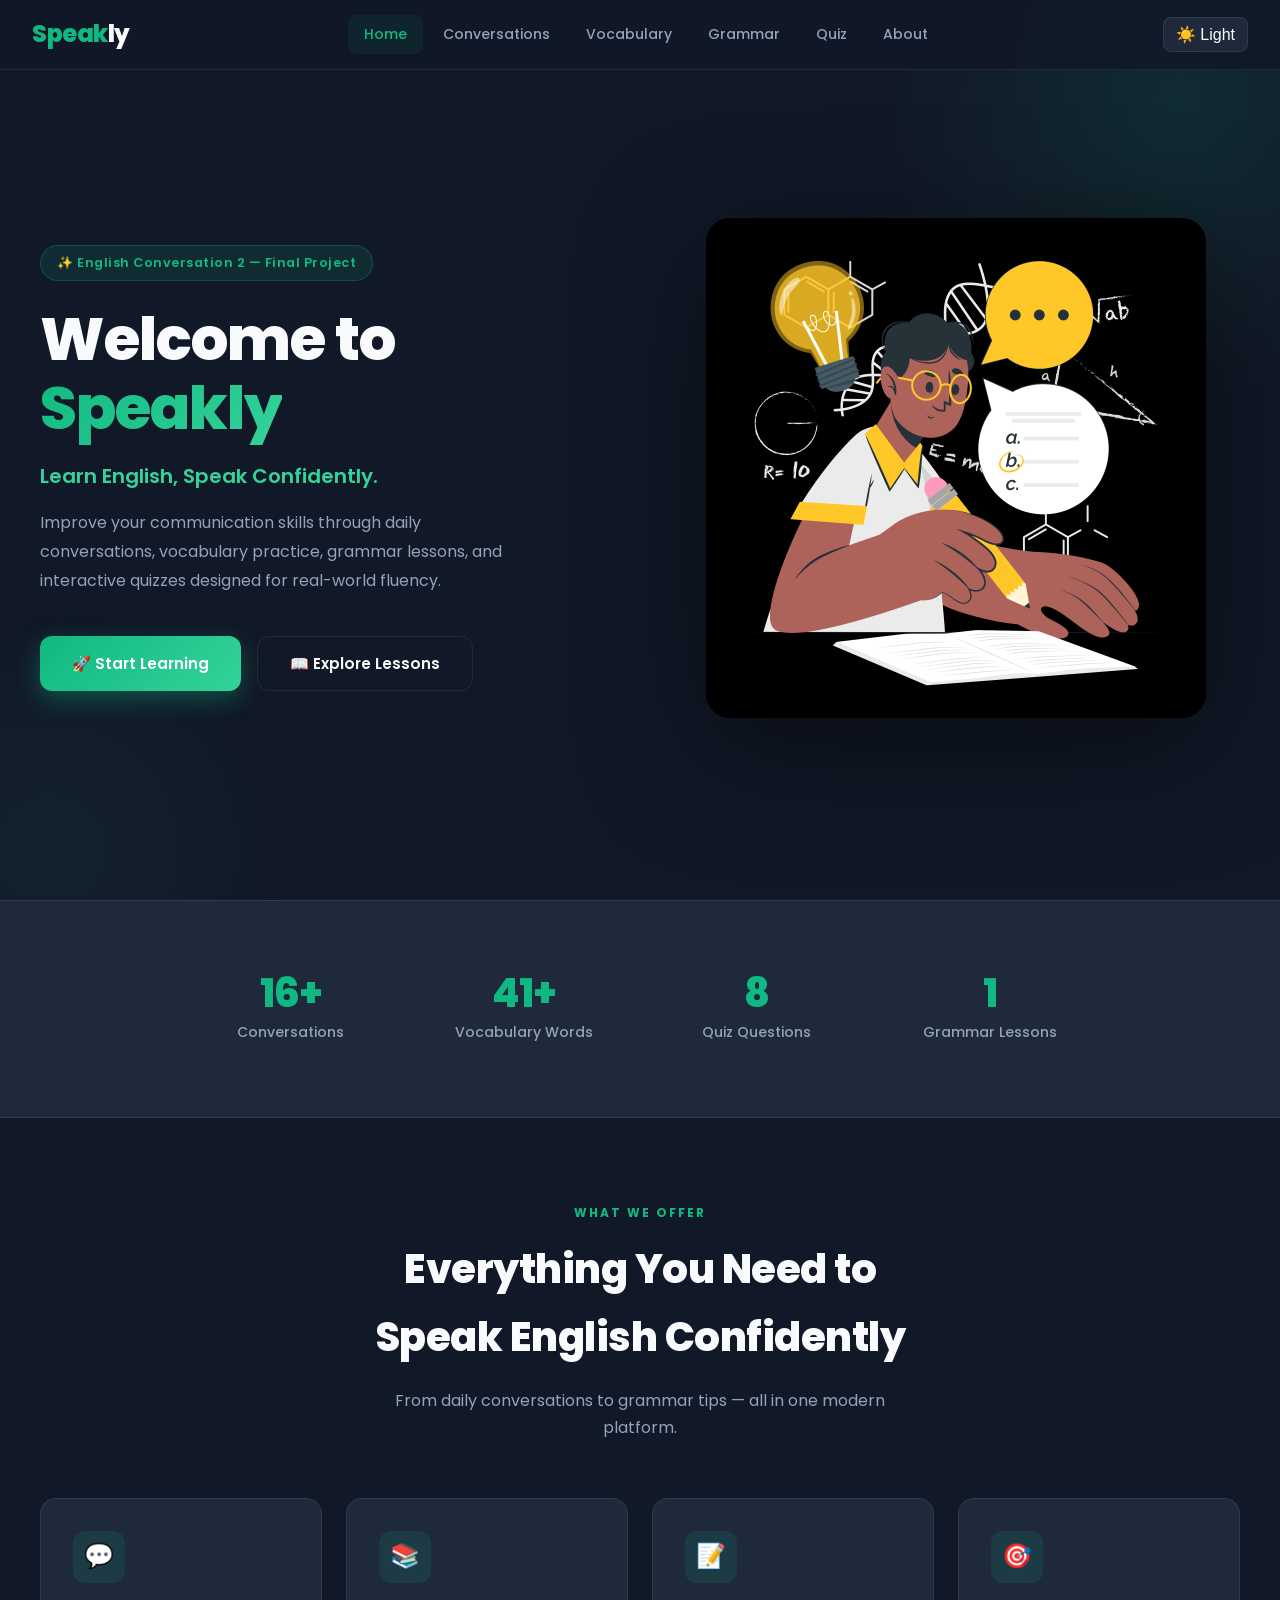
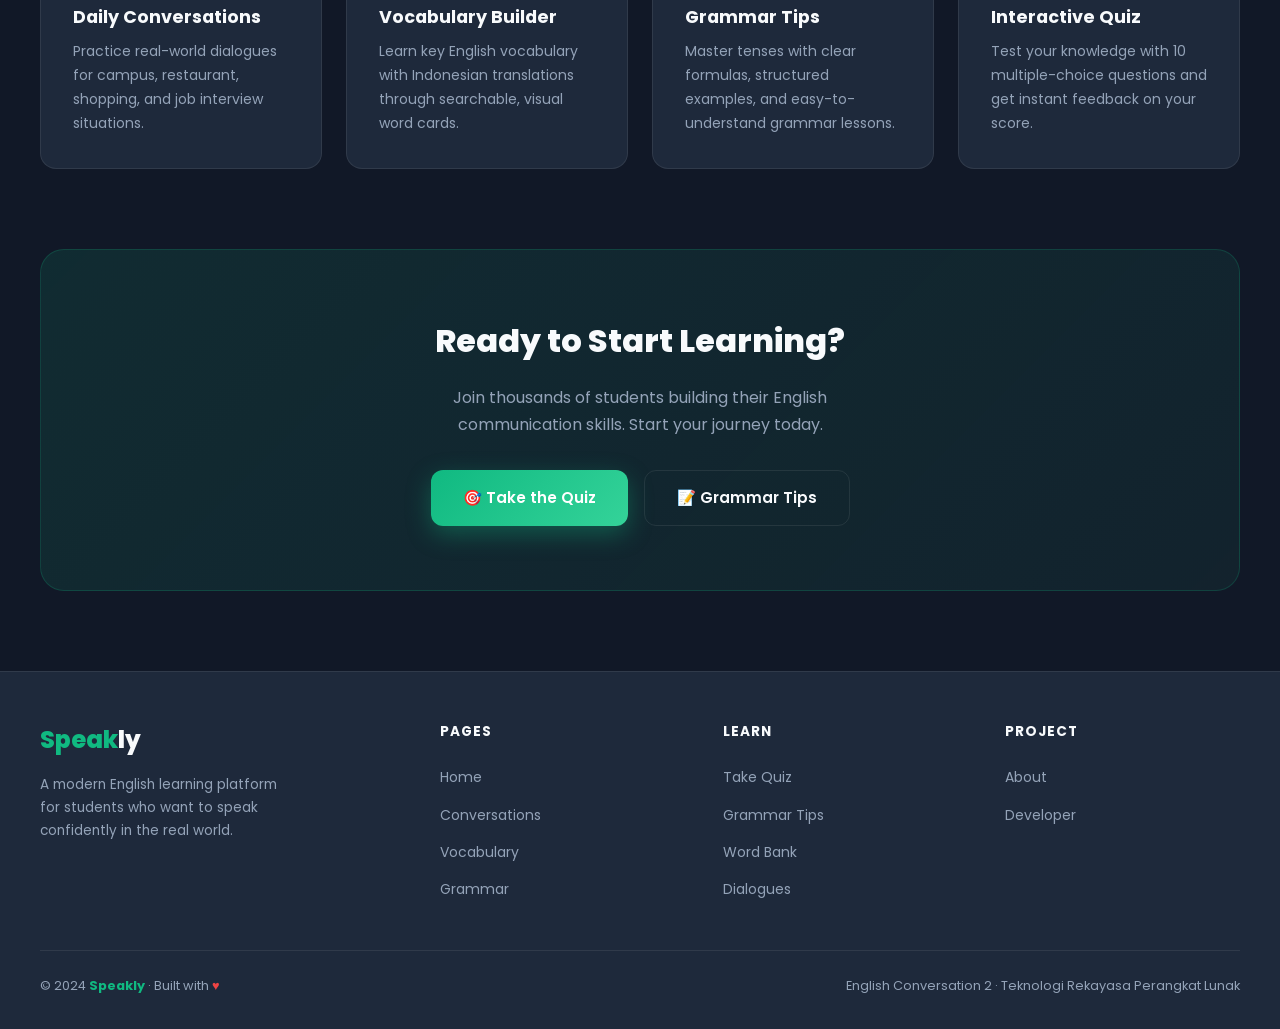
<file: index.html>
<!DOCTYPE html>
<html lang="en">
<head>
  <meta charset="UTF-8" />
  <meta name="viewport" content="width=device-width, initial-scale=1.0" />
  <title>Speakly – Learn English, Speak Confidently</title>
  <link rel="stylesheet" href="css/style.css" />
  <link rel="preconnect" href="https://fonts.googleapis.com" />
  <link rel="preconnect" href="https://fonts.gstatic.com" crossorigin />
</head>
<body>

  <!-- Loading Screen -->
  <div id="loading-screen">
    <div class="loader-logo">Speak<span>ly</span></div>
    <div class="loader-bar"><div class="loader-progress"></div></div>
  </div>

  <!-- Navigation -->
  <nav class="navbar">
    <a href="index.html" class="nav-logo">Speak<span>ly</span></a>
    <div class="nav-links">
      <a href="index.html" class="active">Home</a>
      <a href="conversations.html">Conversations</a>
      <a href="vocabulary.html">Vocabulary</a>
      <a href="grammar.html">Grammar</a>
      <a href="quiz.html">Quiz</a>
      <a href="about.html">About</a>
    </div>
    <div class="nav-actions">
      <button id="dark-mode-toggle" class="dark-toggle">☀️ Light</button>
      <button class="hamburger" aria-label="Menu">
        <span></span><span></span><span></span>
      </button>
    </div>
  </nav>

  <!-- Mobile Nav -->
  <div class="mobile-nav">
    <a href="index.html">Home</a>
    <a href="conversations.html">Conversations</a>
    <a href="vocabulary.html">Vocabulary</a>
    <a href="grammar.html">Grammar</a>
    <a href="quiz.html">Quiz</a>
    <a href="about.html">About</a>
  </div>

  <!-- HERO SECTION -->
  <section class="hero">
    <div class="hero-container">
      <div class="hero-content">
        <div class="hero-badge">✨ English Conversation 2 — Final Project</div>
        <h1 class="hero-title">
          Welcome to<br/>
          <span class="highlight">Speakly</span>
        </h1>
        <p class="hero-tagline">Learn English, Speak Confidently.</p>
        <p class="hero-desc">
          Improve your communication skills through daily conversations, vocabulary practice,
          grammar lessons, and interactive quizzes designed for real-world fluency.
        </p>
        <div class="hero-buttons">
          <a href="conversations.html" class="btn-primary">🚀 Start Learning</a>
          <a href="vocabulary.html" class="btn-secondary">📖 Explore Lessons</a>
        </div>
      </div>
      <div class="hero-image-wrap">
        <img src="images/hero.png" alt="Students learning English" />
      </div>
    </div>
  </section>

  <!-- STATS SECTION -->
  <section class="stats-section">
    <div class="stats-grid">
      <div class="stat-card fade-in">
        <div class="stat-number" data-target="20" data-suffix="+">0+</div>
        <div class="stat-label">Conversations</div>
      </div>
      <div class="stat-card fade-in fade-in-delay-1">
        <div class="stat-number" data-target="50" data-suffix="+">0+</div>
        <div class="stat-label">Vocabulary Words</div>
      </div>
      <div class="stat-card fade-in fade-in-delay-2">
        <div class="stat-number" data-target="10" data-suffix="">0</div>
        <div class="stat-label">Quiz Questions</div>
      </div>
      <div class="stat-card fade-in fade-in-delay-3">
        <div class="stat-number" data-target="2" data-suffix="">0</div>
        <div class="stat-label">Grammar Lessons</div>
      </div>
    </div>
  </section>

  <!-- FEATURES SECTION -->
  <section class="section">
    <div class="section-container">
      <div class="section-header fade-in">
        <span class="section-eyebrow">What We Offer</span>
        <h2 class="section-title">Everything You Need to<br/>Speak English Confidently</h2>
        <p class="section-desc">From daily conversations to grammar tips — all in one modern platform.</p>
      </div>

      <div class="features-grid">
        <div class="feature-card fade-in fade-in-delay-1">
          <div class="feature-icon">💬</div>
          <h3 class="feature-title">Daily Conversations</h3>
          <p class="feature-desc">Practice real-world dialogues for campus, restaurant, shopping, and job interview situations.</p>
        </div>
        <div class="feature-card fade-in fade-in-delay-2">
          <div class="feature-icon">📚</div>
          <h3 class="feature-title">Vocabulary Builder</h3>
          <p class="feature-desc">Learn key English vocabulary with Indonesian translations through searchable, visual word cards.</p>
        </div>
        <div class="feature-card fade-in fade-in-delay-3">
          <div class="feature-icon">📝</div>
          <h3 class="feature-title">Grammar Tips</h3>
          <p class="feature-desc">Master tenses with clear formulas, structured examples, and easy-to-understand grammar lessons.</p>
        </div>
        <div class="feature-card fade-in fade-in-delay-4">
          <div class="feature-icon">🎯</div>
          <h3 class="feature-title">Interactive Quiz</h3>
          <p class="feature-desc">Test your knowledge with 10 multiple-choice questions and get instant feedback on your score.</p>
        </div>
      </div>
    </div>
  </section>

  <!-- CALL TO ACTION SECTION -->
  <section class="section" style="padding-top: 0;">
    <div class="section-container">
      <div class="fade-in" style="background: linear-gradient(135deg, rgba(16,185,129,0.12), rgba(52,211,153,0.06)); border: 1px solid rgba(16,185,129,0.2); border-radius: 24px; padding: 4rem 3rem; text-align: center;">
        <h2 style="font-size: 2rem; font-weight: 800; margin-bottom: 1rem;">Ready to Start Learning?</h2>
        <p style="color: var(--muted); margin-bottom: 2rem; max-width: 480px; margin-left: auto; margin-right: auto;">
          Join thousands of students building their English communication skills. Start your journey today.
        </p>
        <div style="display: flex; gap: 1rem; justify-content: center; flex-wrap: wrap;">
          <a href="quiz.html" class="btn-primary">🎯 Take the Quiz</a>
          <a href="grammar.html" class="btn-secondary">📝 Grammar Tips</a>
        </div>
      </div>
    </div>
  </section>

  <!-- FOOTER -->
  <footer class="footer">
    <div class="footer-inner">
      <div class="footer-top">
        <div class="footer-brand">
          <div class="footer-brand-name">Speak<span>ly</span></div>
          <p class="footer-brand-desc">A modern English learning platform for students who want to speak confidently in the real world.</p>
        </div>
        <div class="footer-col">
          <h4 class="footer-col-title">Pages</h4>
          <ul>
            <li><a href="index.html">Home</a></li>
            <li><a href="conversations.html">Conversations</a></li>
            <li><a href="vocabulary.html">Vocabulary</a></li>
            <li><a href="grammar.html">Grammar</a></li>
          </ul>
        </div>
        <div class="footer-col">
          <h4 class="footer-col-title">Learn</h4>
          <ul>
            <li><a href="quiz.html">Take Quiz</a></li>
            <li><a href="grammar.html">Grammar Tips</a></li>
            <li><a href="vocabulary.html">Word Bank</a></li>
            <li><a href="conversations.html">Dialogues</a></li>
          </ul>
        </div>
        <div class="footer-col">
          <h4 class="footer-col-title">Project</h4>
          <ul>
            <li><a href="about.html">About</a></li>
            <li><a href="about.html">Developer</a></li>
          </ul>
        </div>
      </div>
      <div class="footer-bottom">
        <p class="footer-copy">© 2024 <strong>Speakly</strong> · Built with <span class="footer-heart">♥</span></p>
        <p class="footer-copy">English Conversation 2 · Teknologi Rekayasa Perangkat Lunak</p>
      </div>
    </div>
  </footer>

  <!-- Back to Top -->
  <button id="back-to-top" title="Back to top">↑</button>

  <script src="js/main.js"></script>
  <script src="js/darkmode.js"></script>
</body>
</html>
</file>
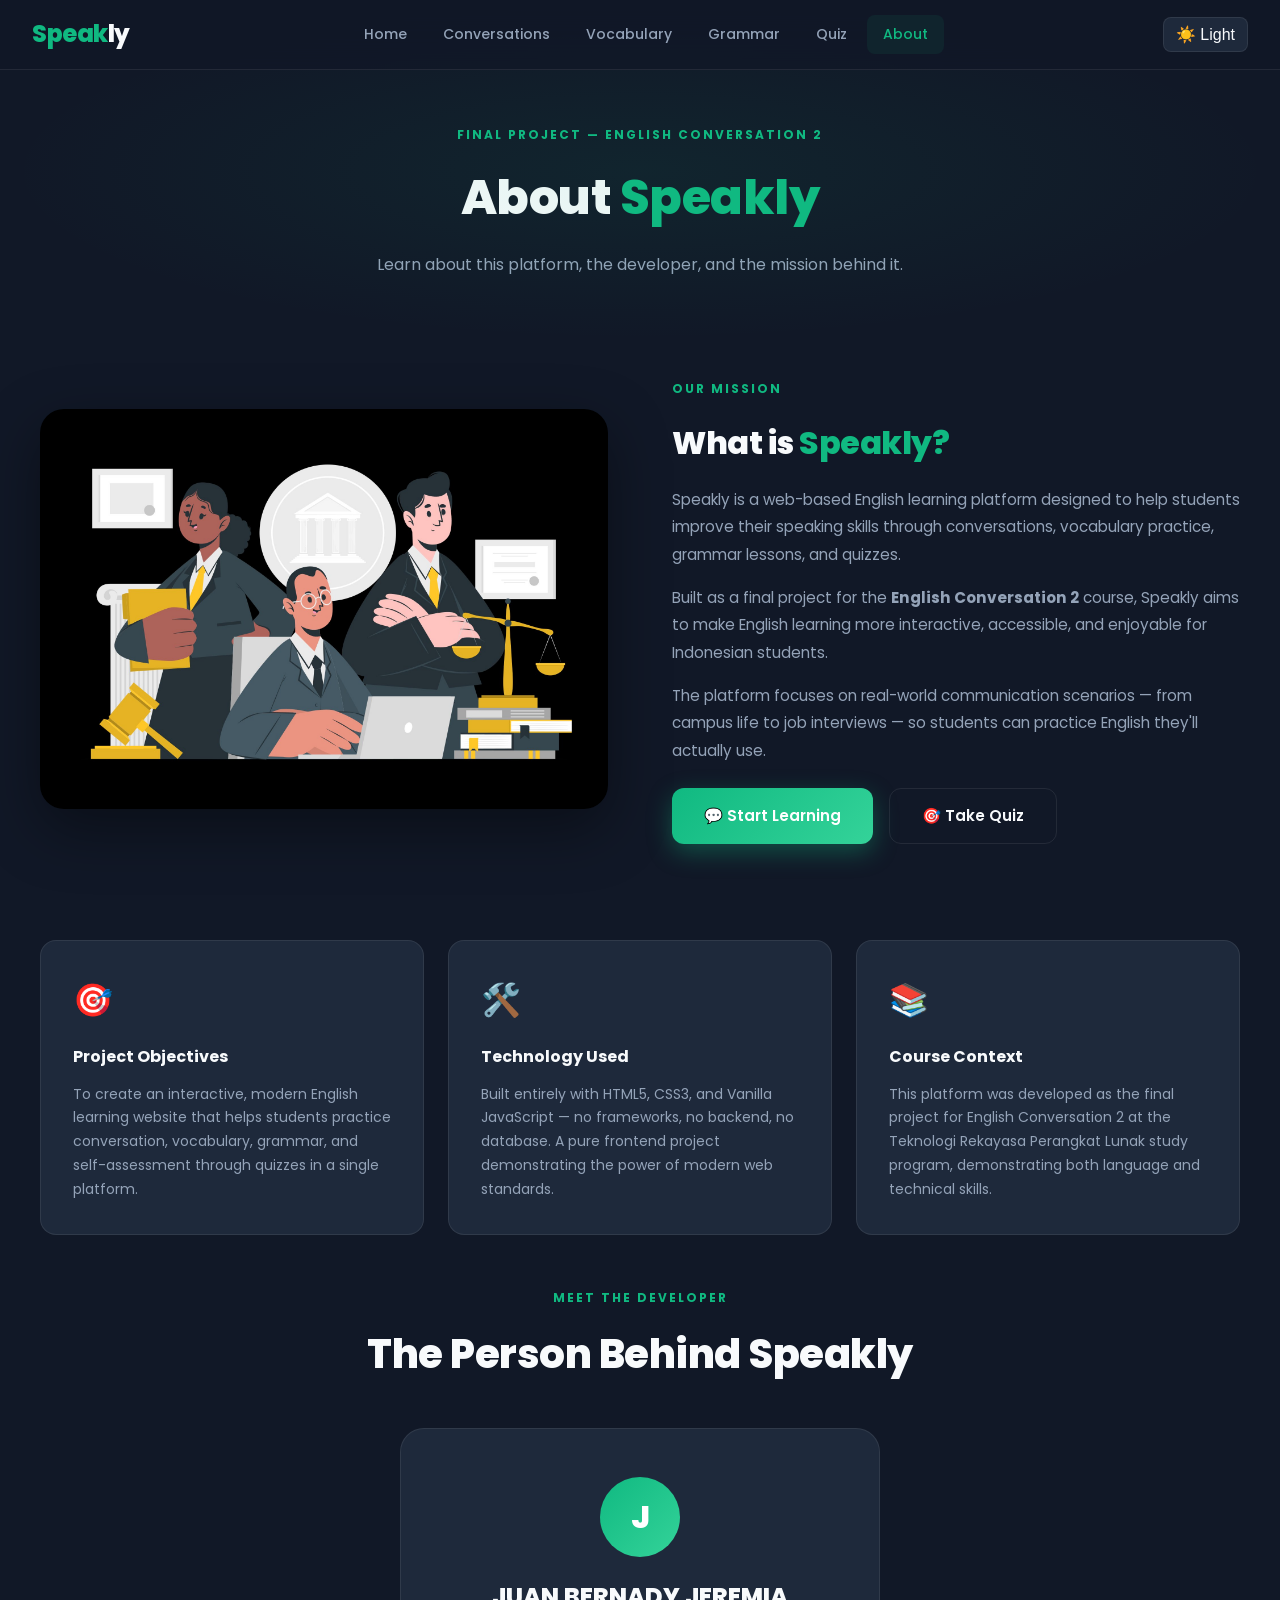
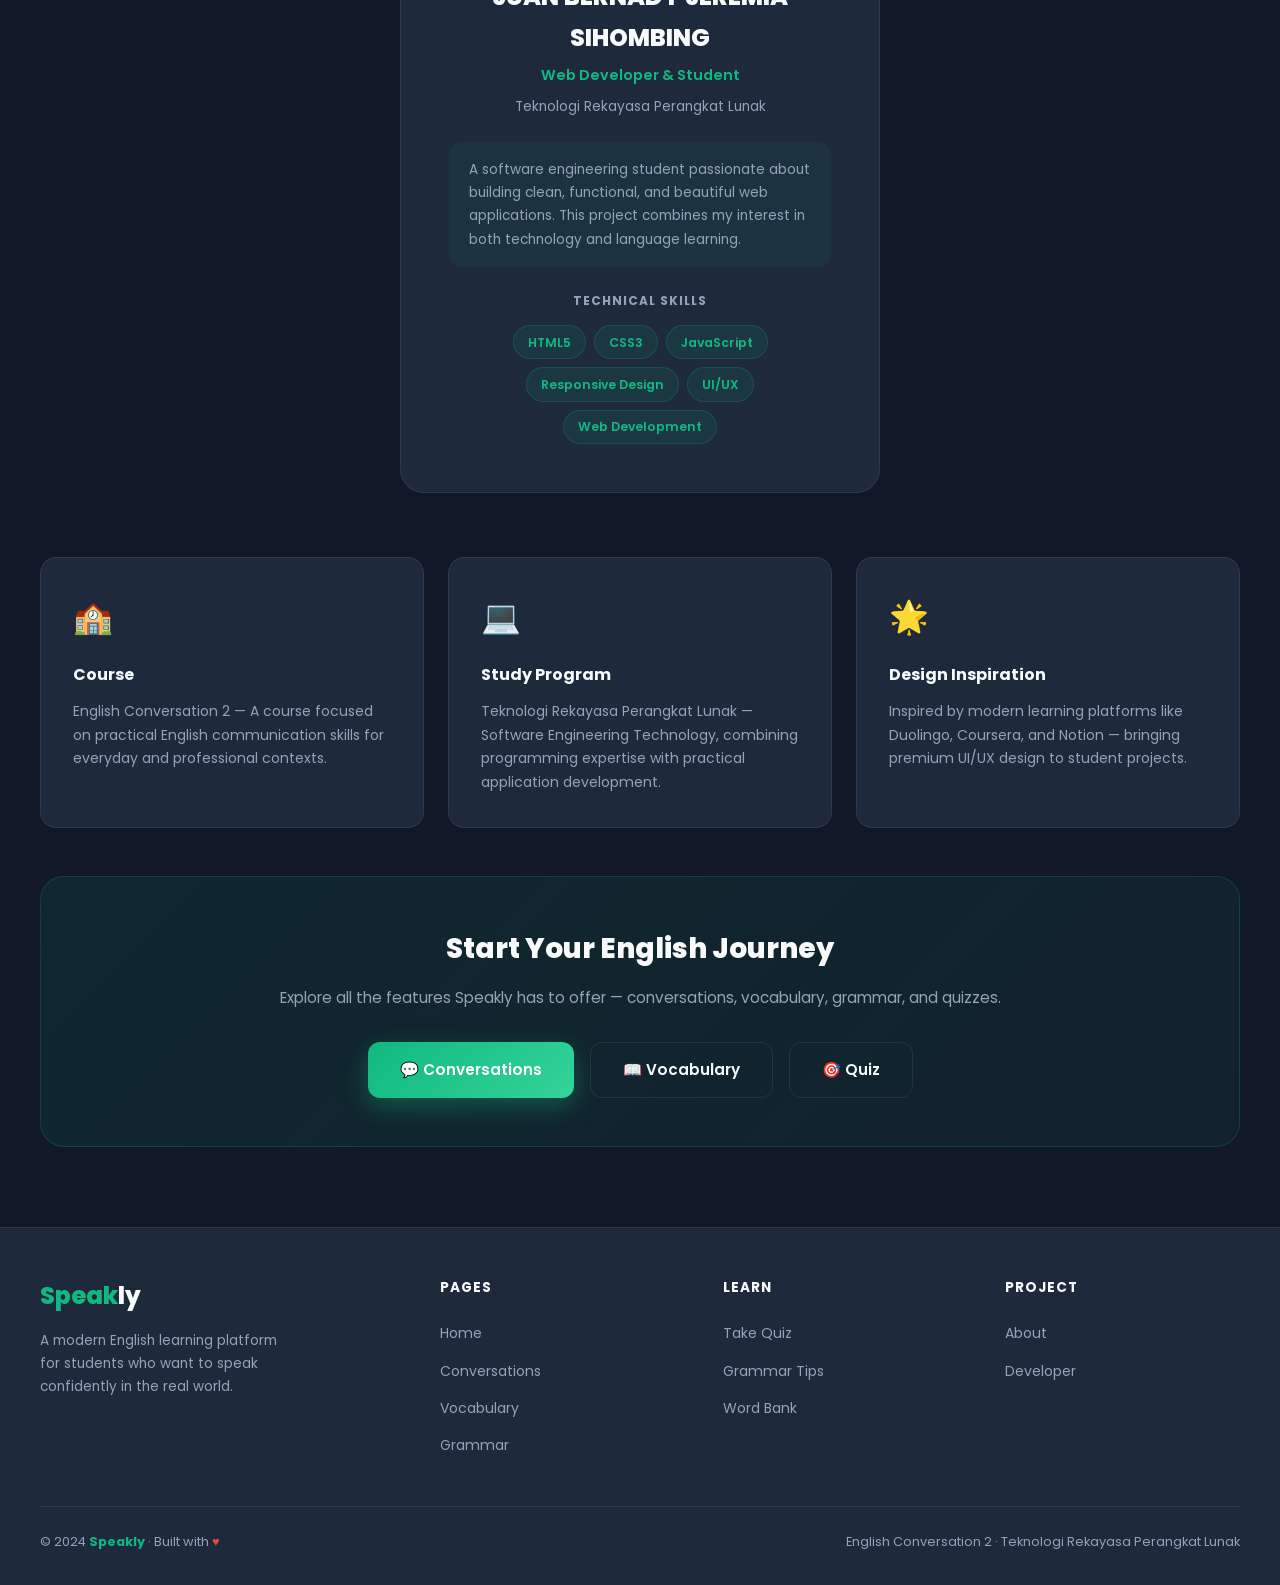
<file: about.html>
<!DOCTYPE html>
<html lang="en">
<head>
  <meta charset="UTF-8" />
  <meta name="viewport" content="width=device-width, initial-scale=1.0" />
  <title>About – Speakly</title>
  <link rel="stylesheet" href="css/style.css" />
</head>
<body>

  <div id="loading-screen">
    <div class="loader-logo">Speak<span>ly</span></div>
    <div class="loader-bar"><div class="loader-progress"></div></div>
  </div>

  <nav class="navbar">
    <a href="index.html" class="nav-logo">Speak<span>ly</span></a>
    <div class="nav-links">
      <a href="index.html">Home</a>
      <a href="conversations.html">Conversations</a>
      <a href="vocabulary.html">Vocabulary</a>
      <a href="grammar.html">Grammar</a>
      <a href="quiz.html">Quiz</a>
      <a href="about.html" class="active">About</a>
    </div>
    <div class="nav-actions">
      <button id="dark-mode-toggle" class="dark-toggle">☀️ Light</button>
      <button class="hamburger" aria-label="Menu"><span></span><span></span><span></span></button>
    </div>
  </nav>

  <div class="mobile-nav">
    <a href="index.html">Home</a>
    <a href="conversations.html">Conversations</a>
    <a href="vocabulary.html">Vocabulary</a>
    <a href="grammar.html">Grammar</a>
    <a href="quiz.html">Quiz</a>
    <a href="about.html">About</a>
  </div>

  <!-- Page Hero -->
  <div class="page-hero">
    <span class="section-eyebrow">Final Project — English Conversation 2</span>
    <h1 class="page-hero-title">About <span style="color: var(--primary);">Speakly</span></h1>
    <p class="page-hero-desc">Learn about this platform, the developer, and the mission behind it.</p>
  </div>

  <section class="section" style="padding-top: 0;">
    <div class="section-container">

      <!-- About Hero: Image + Text -->
      <div class="about-hero fade-in">
        <div class="about-image">
          <img src="images/about.png" alt="About Speakly" />
        </div>
        <div class="about-text">
          <span class="section-eyebrow">Our Mission</span>
          <h2 class="section-title" style="text-align: left; font-size: 2rem;">What is <span style="color: var(--primary);">Speakly?</span></h2>
          <p>
            Speakly is a web-based English learning platform designed to help students improve their speaking skills through conversations, vocabulary practice, grammar lessons, and quizzes.
          </p>
          <p>
            Built as a final project for the <strong>English Conversation 2</strong> course, Speakly aims to make English learning more interactive, accessible, and enjoyable for Indonesian students.
          </p>
          <p>
            The platform focuses on real-world communication scenarios — from campus life to job interviews — so students can practice English they'll actually use.
          </p>
          <div style="display: flex; gap: 1rem; margin-top: 1.5rem; flex-wrap: wrap;">
            <a href="conversations.html" class="btn-primary">💬 Start Learning</a>
            <a href="quiz.html" class="btn-secondary">🎯 Take Quiz</a>
          </div>
        </div>
      </div>

      <!-- About Cards -->
      <div class="about-grid">
        <div class="about-card fade-in fade-in-delay-1">
          <div class="about-card-icon">🎯</div>
          <h3 class="about-card-title">Project Objectives</h3>
          <p class="about-card-text">
            To create an interactive, modern English learning website that helps students practice conversation, vocabulary, grammar, and self-assessment through quizzes in a single platform.
          </p>
        </div>
        <div class="about-card fade-in fade-in-delay-2">
          <div class="about-card-icon">🛠️</div>
          <h3 class="about-card-title">Technology Used</h3>
          <p class="about-card-text">
            Built entirely with HTML5, CSS3, and Vanilla JavaScript — no frameworks, no backend, no database. A pure frontend project demonstrating the power of modern web standards.
          </p>
        </div>
        <div class="about-card fade-in fade-in-delay-3">
          <div class="about-card-icon">📚</div>
          <h3 class="about-card-title">Course Context</h3>
          <p class="about-card-text">
            This platform was developed as the final project for English Conversation 2 at the Teknologi Rekayasa Perangkat Lunak study program, demonstrating both language and technical skills.
          </p>
        </div>
      </div>

      <!-- Developer Profile Card -->
      <div class="fade-in" style="text-align: center; margin-bottom: 1rem;">
        <span class="section-eyebrow">Meet the Developer</span>
        <h2 class="section-title" style="margin-bottom: 2.5rem;">The Person Behind Speakly</h2>
      </div>

      <div class="profile-card fade-in">
        <div class="profile-avatar">J</div>
        <div class="profile-name">JUAN BERNADY JEREMIA SIHOMBING</div>
        <div class="profile-role">Web Developer & Student</div>
        <div class="profile-program">Teknologi Rekayasa Perangkat Lunak</div>

        <div style="background: rgba(16,185,129,0.06); border-radius: 12px; padding: 1rem 1.25rem; margin-bottom: 1.5rem; font-size: 0.85rem; color: var(--muted); line-height: 1.7; text-align: left;">
          A software engineering student passionate about building clean, functional, and beautiful web applications. This project combines my interest in both technology and language learning.
        </div>

        <h4 style="font-size: 0.75rem; font-weight: 700; letter-spacing: 1px; text-transform: uppercase; color: var(--muted); margin-bottom: 0.875rem;">Technical Skills</h4>
        <div class="skills-list">
          <span class="skill-tag">HTML5</span>
          <span class="skill-tag">CSS3</span>
          <span class="skill-tag">JavaScript</span>
          <span class="skill-tag">Responsive Design</span>
          <span class="skill-tag">UI/UX</span>
          <span class="skill-tag">Web Development</span>
        </div>
      </div>

      <!-- Project Details -->
      <div class="about-grid" style="margin-top: 0; margin-bottom: 0;">
        <div class="about-card fade-in fade-in-delay-1">
          <div class="about-card-icon">🏫</div>
          <h3 class="about-card-title">Course</h3>
          <p class="about-card-text">English Conversation 2 — A course focused on practical English communication skills for everyday and professional contexts.</p>
        </div>
        <div class="about-card fade-in fade-in-delay-2">
          <div class="about-card-icon">💻</div>
          <h3 class="about-card-title">Study Program</h3>
          <p class="about-card-text">Teknologi Rekayasa Perangkat Lunak — Software Engineering Technology, combining programming expertise with practical application development.</p>
        </div>
        <div class="about-card fade-in fade-in-delay-3">
          <div class="about-card-icon">🌟</div>
          <h3 class="about-card-title">Design Inspiration</h3>
          <p class="about-card-text">Inspired by modern learning platforms like Duolingo, Coursera, and Notion — bringing premium UI/UX design to student projects.</p>
        </div>
      </div>

      <!-- CTA -->
      <div class="fade-in" style="text-align: center; margin-top: 3rem; padding: 3rem; background: linear-gradient(135deg, rgba(16,185,129,0.1), rgba(52,211,153,0.05)); border: 1px solid rgba(16,185,129,0.2); border-radius: 24px;">
        <h2 style="font-size: 1.75rem; font-weight: 800; margin-bottom: 0.75rem;">Start Your English Journey</h2>
        <p style="color: var(--muted); margin-bottom: 2rem; font-size: 0.95rem;">Explore all the features Speakly has to offer — conversations, vocabulary, grammar, and quizzes.</p>
        <div style="display: flex; gap: 1rem; justify-content: center; flex-wrap: wrap;">
          <a href="conversations.html" class="btn-primary">💬 Conversations</a>
          <a href="vocabulary.html" class="btn-secondary">📖 Vocabulary</a>
          <a href="quiz.html" class="btn-secondary">🎯 Quiz</a>
        </div>
      </div>

    </div>
  </section>

  <footer class="footer">
    <div class="footer-inner">
      <div class="footer-top">
        <div class="footer-brand">
          <div class="footer-brand-name">Speak<span>ly</span></div>
          <p class="footer-brand-desc">A modern English learning platform for students who want to speak confidently in the real world.</p>
        </div>
        <div class="footer-col">
          <h4 class="footer-col-title">Pages</h4>
          <ul>
            <li><a href="index.html">Home</a></li>
            <li><a href="conversations.html">Conversations</a></li>
            <li><a href="vocabulary.html">Vocabulary</a></li>
            <li><a href="grammar.html">Grammar</a></li>
          </ul>
        </div>
        <div class="footer-col">
          <h4 class="footer-col-title">Learn</h4>
          <ul>
            <li><a href="quiz.html">Take Quiz</a></li>
            <li><a href="grammar.html">Grammar Tips</a></li>
            <li><a href="vocabulary.html">Word Bank</a></li>
          </ul>
        </div>
        <div class="footer-col">
          <h4 class="footer-col-title">Project</h4>
          <ul>
            <li><a href="about.html">About</a></li>
            <li><a href="about.html">Developer</a></li>
          </ul>
        </div>
      </div>
      <div class="footer-bottom">
        <p class="footer-copy">© 2024 <strong>Speakly</strong> · Built with <span class="footer-heart">♥</span></p>
        <p class="footer-copy">English Conversation 2 · Teknologi Rekayasa Perangkat Lunak</p>
      </div>
    </div>
  </footer>

  <button id="back-to-top" title="Back to top">↑</button>

  <script src="js/main.js"></script>
  <script src="js/darkmode.js"></script>
</body>
</html>
</file>
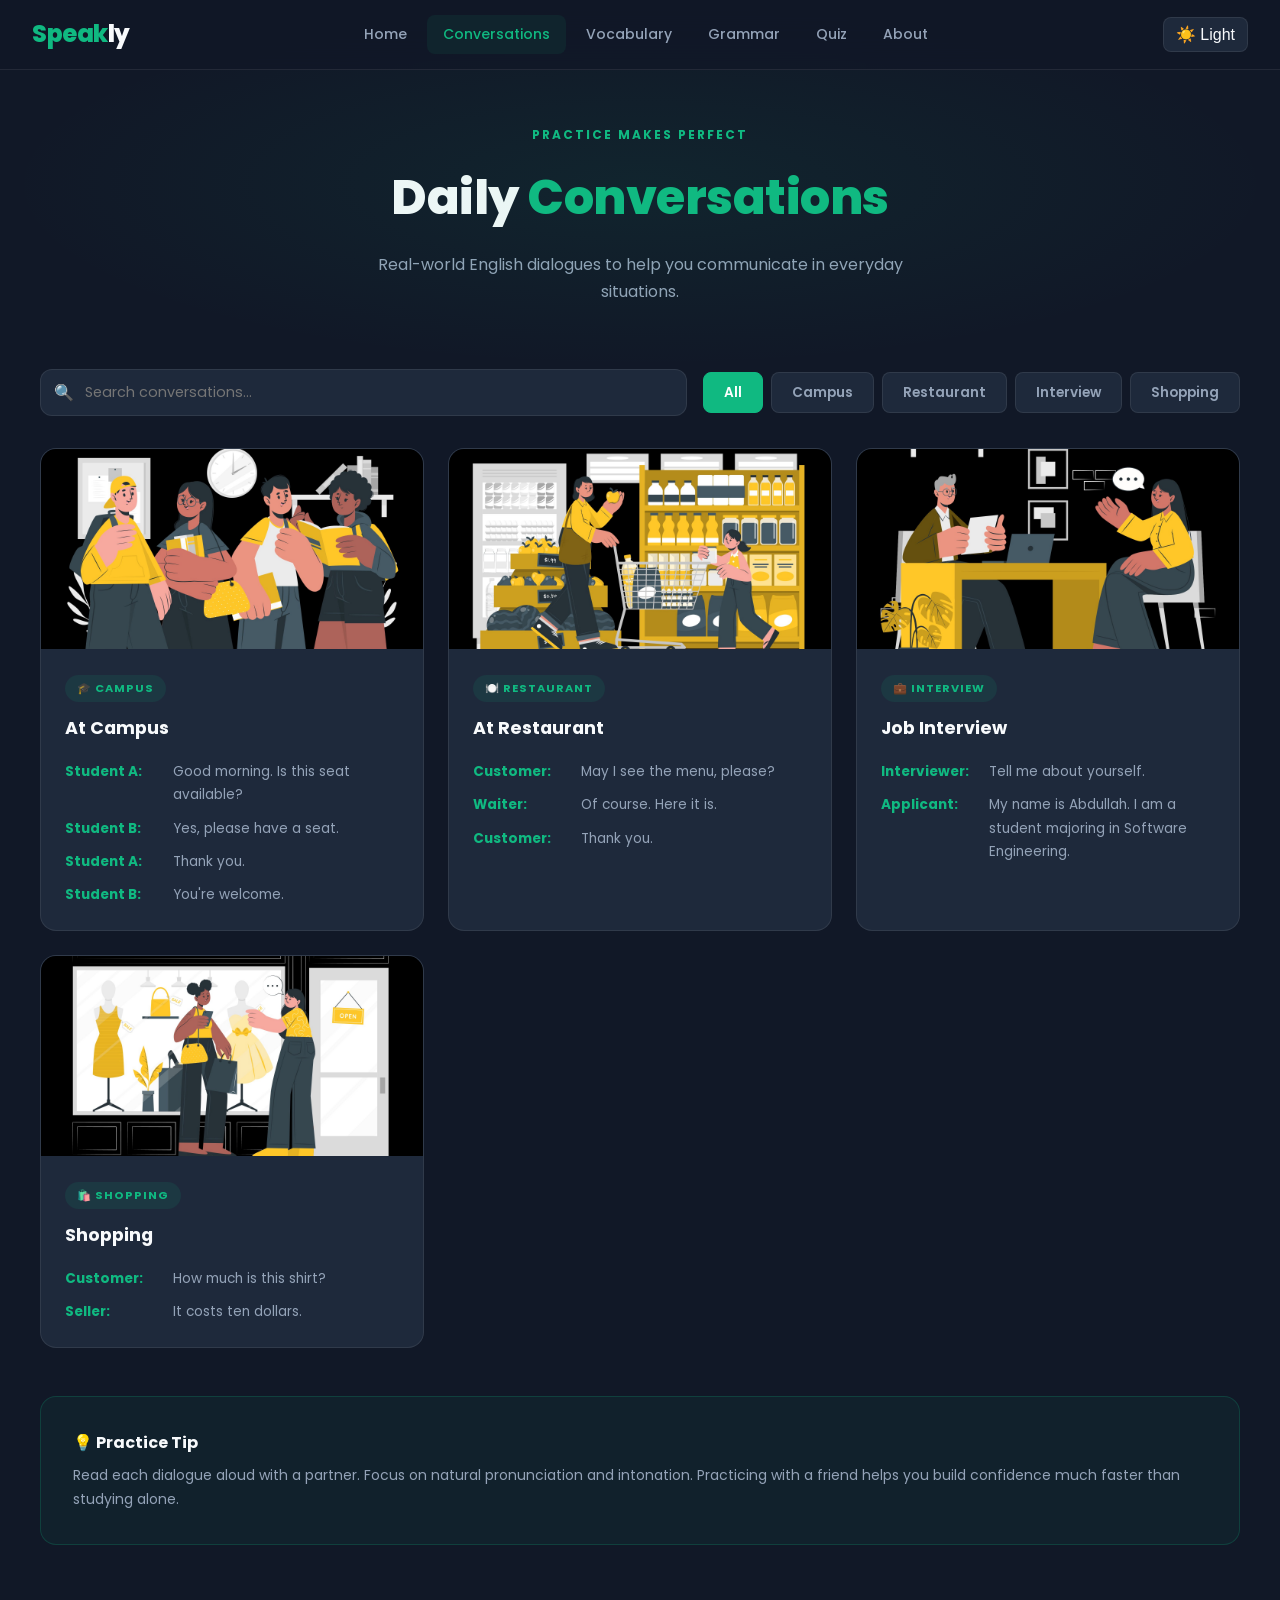
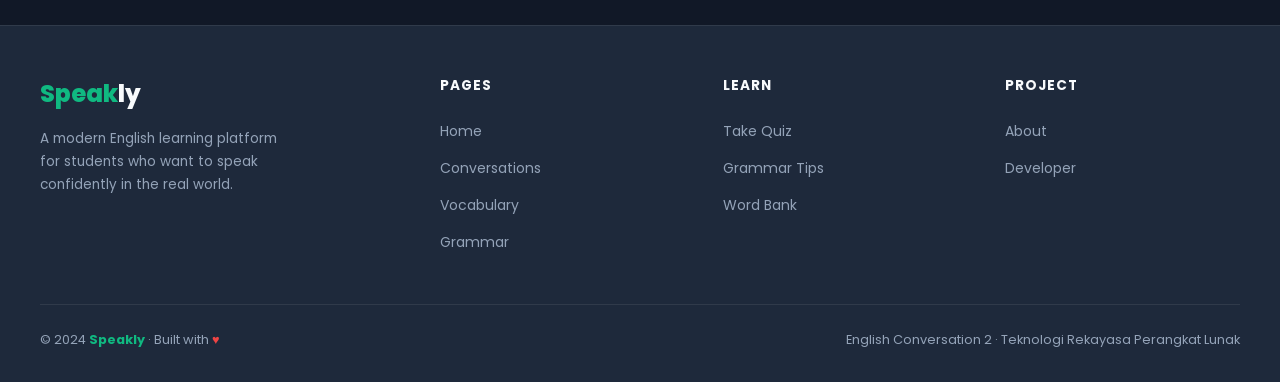
<file: conversations.html>
<!DOCTYPE html>
<html lang="en">
<head>
  <meta charset="UTF-8" />
  <meta name="viewport" content="width=device-width, initial-scale=1.0" />
  <title>Conversations – Speakly</title>
  <link rel="stylesheet" href="css/style.css" />
</head>
<body>

  <div id="loading-screen">
    <div class="loader-logo">Speak<span>ly</span></div>
    <div class="loader-bar"><div class="loader-progress"></div></div>
  </div>

  <nav class="navbar">
    <a href="index.html" class="nav-logo">Speak<span>ly</span></a>
    <div class="nav-links">
      <a href="index.html">Home</a>
      <a href="conversations.html" class="active">Conversations</a>
      <a href="vocabulary.html">Vocabulary</a>
      <a href="grammar.html">Grammar</a>
      <a href="quiz.html">Quiz</a>
      <a href="about.html">About</a>
    </div>
    <div class="nav-actions">
      <button id="dark-mode-toggle" class="dark-toggle">☀️ Light</button>
      <button class="hamburger" aria-label="Menu"><span></span><span></span><span></span></button>
    </div>
  </nav>

  <div class="mobile-nav">
    <a href="index.html">Home</a>
    <a href="conversations.html">Conversations</a>
    <a href="vocabulary.html">Vocabulary</a>
    <a href="grammar.html">Grammar</a>
    <a href="quiz.html">Quiz</a>
    <a href="about.html">About</a>
  </div>

  <!-- Page Hero -->
  <div class="page-hero">
    <span class="section-eyebrow">Practice Makes Perfect</span>
    <h1 class="page-hero-title">Daily <span style="color: var(--primary);">Conversations</span></h1>
    <p class="page-hero-desc">Real-world English dialogues to help you communicate in everyday situations.</p>
  </div>

  <!-- Search & Filter -->
  <section class="section" style="padding-top: 0;">
    <div class="section-container">

      <div class="conversations-header fade-in">
        <div class="search-filter-bar">
          <div class="search-input-wrap">
            <span class="search-icon">🔍</span>
            <input type="text" id="conv-search" placeholder="Search conversations…" />
          </div>
          <div class="filter-buttons">
            <button class="filter-btn active" data-filter="all">All</button>
            <button class="filter-btn" data-filter="campus">Campus</button>
            <button class="filter-btn" data-filter="restaurant">Restaurant</button>
            <button class="filter-btn" data-filter="interview">Interview</button>
            <button class="filter-btn" data-filter="shopping">Shopping</button>
          </div>
        </div>
      </div>

      <!-- Conversation Cards -->
      <div class="conversations-grid" style="margin-top: 2rem;">

        <!-- At Campus -->
        <div class="conv-card fade-in fade-in-delay-1" data-category="campus">
          <img class="conv-card-image" src="images/campus.png" alt="At Campus" />
          <div class="conv-card-body">
            <span class="conv-category">🎓 Campus</span>
            <h3 class="conv-title">At Campus</h3>
            <div class="conv-dialog">
              <div class="dialog-line">
                <span class="dialog-speaker">Student A:</span>
                <span class="dialog-text">Good morning. Is this seat available?</span>
              </div>
              <div class="dialog-line">
                <span class="dialog-speaker">Student B:</span>
                <span class="dialog-text">Yes, please have a seat.</span>
              </div>
              <div class="dialog-line">
                <span class="dialog-speaker">Student A:</span>
                <span class="dialog-text">Thank you.</span>
              </div>
              <div class="dialog-line">
                <span class="dialog-speaker">Student B:</span>
                <span class="dialog-text">You're welcome.</span>
              </div>
            </div>
          </div>
        </div>

        <!-- At Restaurant -->
        <div class="conv-card fade-in fade-in-delay-2" data-category="restaurant">
          <img class="conv-card-image" src="images/restaurant.png" alt="At Restaurant" />
          <div class="conv-card-body">
            <span class="conv-category">🍽️ Restaurant</span>
            <h3 class="conv-title">At Restaurant</h3>
            <div class="conv-dialog">
              <div class="dialog-line">
                <span class="dialog-speaker">Customer:</span>
                <span class="dialog-text">May I see the menu, please?</span>
              </div>
              <div class="dialog-line">
                <span class="dialog-speaker">Waiter:</span>
                <span class="dialog-text">Of course. Here it is.</span>
              </div>
              <div class="dialog-line">
                <span class="dialog-speaker">Customer:</span>
                <span class="dialog-text">Thank you.</span>
              </div>
            </div>
          </div>
        </div>

        <!-- Job Interview -->
        <div class="conv-card fade-in fade-in-delay-3" data-category="interview">
          <img class="conv-card-image" src="images/interview.png" alt="Job Interview" />
          <div class="conv-card-body">
            <span class="conv-category">💼 Interview</span>
            <h3 class="conv-title">Job Interview</h3>
            <div class="conv-dialog">
              <div class="dialog-line">
                <span class="dialog-speaker">Interviewer:</span>
                <span class="dialog-text">Tell me about yourself.</span>
              </div>
              <div class="dialog-line">
                <span class="dialog-speaker">Applicant:</span>
                <span class="dialog-text">My name is Abdullah. I am a student majoring in Software Engineering.</span>
              </div>
            </div>
          </div>
        </div>

        <!-- Shopping -->
        <div class="conv-card fade-in fade-in-delay-4" data-category="shopping">
          <img class="conv-card-image" src="images/shopping.png" alt="Shopping" />
          <div class="conv-card-body">
            <span class="conv-category">🛍️ Shopping</span>
            <h3 class="conv-title">Shopping</h3>
            <div class="conv-dialog">
              <div class="dialog-line">
                <span class="dialog-speaker">Customer:</span>
                <span class="dialog-text">How much is this shirt?</span>
              </div>
              <div class="dialog-line">
                <span class="dialog-speaker">Seller:</span>
                <span class="dialog-text">It costs ten dollars.</span>
              </div>
            </div>
          </div>
        </div>

      </div><!-- end grid -->

      <!-- Tip box -->
      <div class="fade-in" style="margin-top: 3rem; background: rgba(16,185,129,0.06); border: 1px solid rgba(16,185,129,0.2); border-radius: 16px; padding: 2rem;">
        <h3 style="font-size: 1rem; font-weight: 700; margin-bottom: 0.5rem;">💡 Practice Tip</h3>
        <p style="font-size: 0.875rem; color: var(--muted); line-height: 1.7;">
          Read each dialogue aloud with a partner. Focus on natural pronunciation and intonation.
          Practicing with a friend helps you build confidence much faster than studying alone.
        </p>
      </div>

    </div>
  </section>

  <!-- Footer -->
  <footer class="footer">
    <div class="footer-inner">
      <div class="footer-top">
        <div class="footer-brand">
          <div class="footer-brand-name">Speak<span>ly</span></div>
          <p class="footer-brand-desc">A modern English learning platform for students who want to speak confidently in the real world.</p>
        </div>
        <div class="footer-col">
          <h4 class="footer-col-title">Pages</h4>
          <ul>
            <li><a href="index.html">Home</a></li>
            <li><a href="conversations.html">Conversations</a></li>
            <li><a href="vocabulary.html">Vocabulary</a></li>
            <li><a href="grammar.html">Grammar</a></li>
          </ul>
        </div>
        <div class="footer-col">
          <h4 class="footer-col-title">Learn</h4>
          <ul>
            <li><a href="quiz.html">Take Quiz</a></li>
            <li><a href="grammar.html">Grammar Tips</a></li>
            <li><a href="vocabulary.html">Word Bank</a></li>
          </ul>
        </div>
        <div class="footer-col">
          <h4 class="footer-col-title">Project</h4>
          <ul>
            <li><a href="about.html">About</a></li>
            <li><a href="about.html">Developer</a></li>
          </ul>
        </div>
      </div>
      <div class="footer-bottom">
        <p class="footer-copy">© 2024 <strong>Speakly</strong> · Built with <span class="footer-heart">♥</span></p>
        <p class="footer-copy">English Conversation 2 · Teknologi Rekayasa Perangkat Lunak</p>
      </div>
    </div>
  </footer>

  <button id="back-to-top" title="Back to top">↑</button>

  <script src="js/main.js"></script>
  <script src="js/darkmode.js"></script>
  <script src="js/search.js"></script>
</body>
</html>
</file>
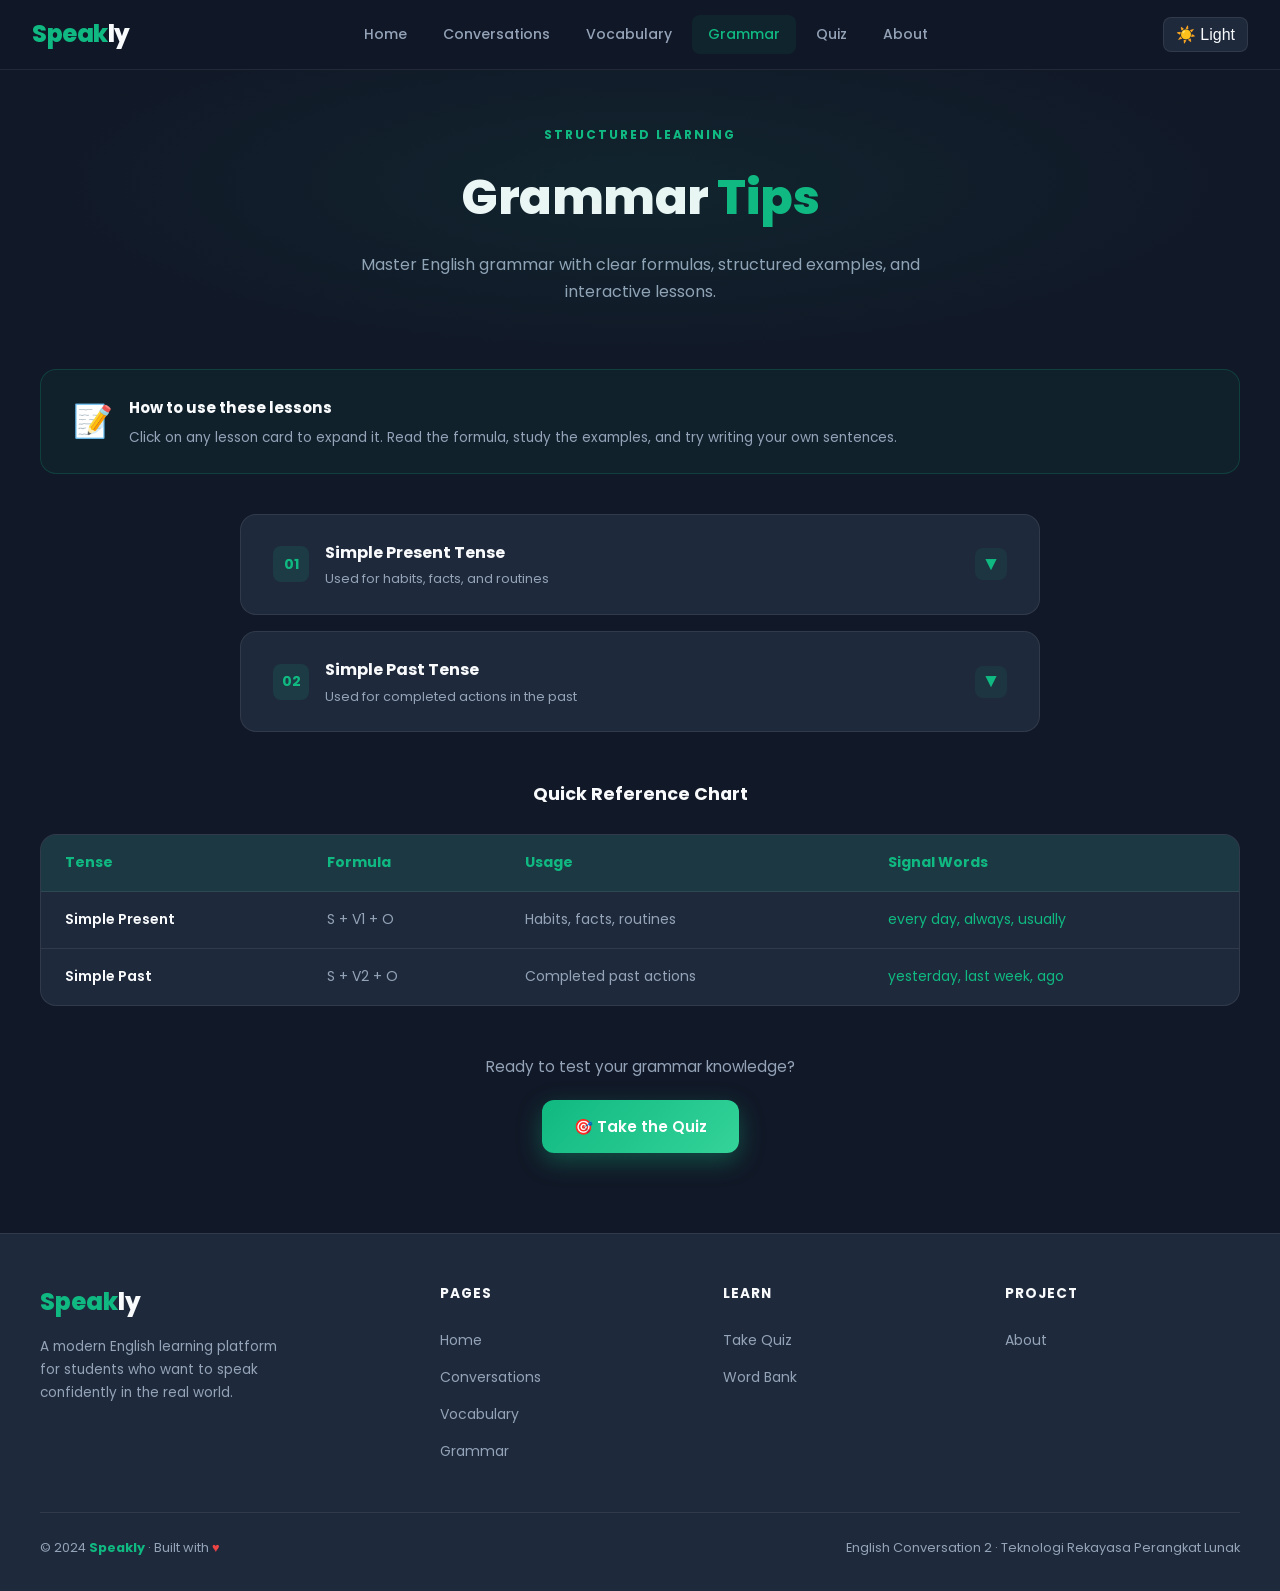
<file: grammar.html>
<!DOCTYPE html>
<html lang="en">
<head>
  <meta charset="UTF-8" />
  <meta name="viewport" content="width=device-width, initial-scale=1.0" />
  <title>Grammar Tips – Speakly</title>
  <link rel="stylesheet" href="css/style.css" />
</head>
<body>

  <div id="loading-screen">
    <div class="loader-logo">Speak<span>ly</span></div>
    <div class="loader-bar"><div class="loader-progress"></div></div>
  </div>

  <nav class="navbar">
    <a href="index.html" class="nav-logo">Speak<span>ly</span></a>
    <div class="nav-links">
      <a href="index.html">Home</a>
      <a href="conversations.html">Conversations</a>
      <a href="vocabulary.html">Vocabulary</a>
      <a href="grammar.html" class="active">Grammar</a>
      <a href="quiz.html">Quiz</a>
      <a href="about.html">About</a>
    </div>
    <div class="nav-actions">
      <button id="dark-mode-toggle" class="dark-toggle">☀️ Light</button>
      <button class="hamburger" aria-label="Menu"><span></span><span></span><span></span></button>
    </div>
  </nav>

  <div class="mobile-nav">
    <a href="index.html">Home</a>
    <a href="conversations.html">Conversations</a>
    <a href="vocabulary.html">Vocabulary</a>
    <a href="grammar.html">Grammar</a>
    <a href="quiz.html">Quiz</a>
    <a href="about.html">About</a>
  </div>

  <!-- Page Hero -->
  <div class="page-hero">
    <span class="section-eyebrow">Structured Learning</span>
    <h1 class="page-hero-title">Grammar <span style="color: var(--primary);">Tips</span></h1>
    <p class="page-hero-desc">Master English grammar with clear formulas, structured examples, and interactive lessons.</p>
  </div>

  <section class="section" style="padding-top: 0;">
    <div class="section-container">

      <!-- Intro banner -->
      <div class="fade-in" style="background: rgba(16,185,129,0.06); border: 1px solid rgba(16,185,129,0.2); border-radius: 16px; padding: 1.5rem 2rem; margin-bottom: 2.5rem; display: flex; align-items: center; gap: 1rem;">
        <span style="font-size: 2rem;">📝</span>
        <div>
          <strong style="font-size: 0.95rem;">How to use these lessons</strong>
          <p style="font-size: 0.85rem; color: var(--muted); margin-top: 0.25rem;">Click on any lesson card to expand it. Read the formula, study the examples, and try writing your own sentences.</p>
        </div>
      </div>

      <!-- Accordion Lessons -->
      <div class="grammar-lessons">

        <!-- Lesson 1 -->
        <div class="lesson-card fade-in fade-in-delay-1" id="lesson-1">
          <div class="lesson-header" onclick="toggleLesson('lesson-1')">
            <div class="lesson-header-left">
              <div class="lesson-number">01</div>
              <div>
                <div class="lesson-title-text">Simple Present Tense</div>
                <div class="lesson-subtitle">Used for habits, facts, and routines</div>
              </div>
            </div>
            <div class="lesson-toggle">▼</div>
          </div>
          <div class="lesson-body" id="lesson-1-body">
            <div class="lesson-content">
              <div class="formula-box">
                <div class="formula-label">Formula</div>
                <div class="formula-text">Subject + Verb 1 + Object</div>
              </div>
              <div class="examples-label">Examples</div>
              <div class="example-item">
                <div class="example-bullet"></div>
                <div>I study English every day.</div>
              </div>
              <div class="example-item">
                <div class="example-bullet"></div>
                <div>She speaks English fluently.</div>
              </div>
              <div class="example-item">
                <div class="example-bullet"></div>
                <div>They practice grammar at school.</div>
              </div>
              <div class="example-item">
                <div class="example-bullet"></div>
                <div>He reads a book every morning.</div>
              </div>

              <div style="margin-top: 1.5rem; padding: 1rem 1.25rem; background: rgba(16,185,129,0.06); border-radius: 10px;">
                <p style="font-size: 0.85rem; color: var(--muted); line-height: 1.7;">
                  <strong style="color: var(--text);">💡 Note:</strong> For third-person singular (he/she/it), add <strong>-s</strong> or <strong>-es</strong> to the verb.
                  Example: <em>He speaks</em>, <em>She reads</em>, <em>It works</em>.
                </p>
              </div>
            </div>
          </div>
        </div>

        <!-- Lesson 2 -->
        <div class="lesson-card fade-in fade-in-delay-2" id="lesson-2">
          <div class="lesson-header" onclick="toggleLesson('lesson-2')">
            <div class="lesson-header-left">
              <div class="lesson-number">02</div>
              <div>
                <div class="lesson-title-text">Simple Past Tense</div>
                <div class="lesson-subtitle">Used for completed actions in the past</div>
              </div>
            </div>
            <div class="lesson-toggle">▼</div>
          </div>
          <div class="lesson-body" id="lesson-2-body">
            <div class="lesson-content">
              <div class="formula-box">
                <div class="formula-label">Formula</div>
                <div class="formula-text">Subject + Verb 2 + Object</div>
              </div>
              <div class="examples-label">Examples</div>
              <div class="example-item">
                <div class="example-bullet"></div>
                <div>I visited Jakarta last week.</div>
              </div>
              <div class="example-item">
                <div class="example-bullet"></div>
                <div>They watched a movie yesterday.</div>
              </div>
              <div class="example-item">
                <div class="example-bullet"></div>
                <div>She studied hard for the exam.</div>
              </div>
              <div class="example-item">
                <div class="example-bullet"></div>
                <div>He spoke English at the interview.</div>
              </div>

              <div style="margin-top: 1.5rem; padding: 1rem 1.25rem; background: rgba(16,185,129,0.06); border-radius: 10px;">
                <p style="font-size: 0.85rem; color: var(--muted); line-height: 1.7;">
                  <strong style="color: var(--text);">💡 Note:</strong> Regular verbs add <strong>-ed</strong> in past tense (study → studied, visit → visited).
                  Irregular verbs change form (speak → spoke, watch → watched).
                </p>
              </div>
            </div>
          </div>
        </div>

      </div>

      <!-- Quick Reference Table -->
      <div class="fade-in" style="margin-top: 3rem;">
        <h3 style="font-size: 1.1rem; font-weight: 700; margin-bottom: 1.5rem; text-align: center;">Quick Reference Chart</h3>
        <div style="background: var(--card-bg); border: 1px solid var(--border); border-radius: 16px; overflow: hidden;">
          <table style="width: 100%; border-collapse: collapse; font-size: 0.875rem;">
            <thead>
              <tr style="background: rgba(16,185,129,0.1);">
                <th style="padding: 1rem 1.5rem; text-align: left; font-weight: 700; color: var(--primary);">Tense</th>
                <th style="padding: 1rem 1.5rem; text-align: left; font-weight: 700; color: var(--primary);">Formula</th>
                <th style="padding: 1rem 1.5rem; text-align: left; font-weight: 700; color: var(--primary);">Usage</th>
                <th style="padding: 1rem 1.5rem; text-align: left; font-weight: 700; color: var(--primary);">Signal Words</th>
              </tr>
            </thead>
            <tbody>
              <tr style="border-top: 1px solid var(--border);">
                <td style="padding: 1rem 1.5rem; font-weight: 600;">Simple Present</td>
                <td style="padding: 1rem 1.5rem; color: var(--muted);">S + V1 + O</td>
                <td style="padding: 1rem 1.5rem; color: var(--muted);">Habits, facts, routines</td>
                <td style="padding: 1rem 1.5rem; color: var(--primary);">every day, always, usually</td>
              </tr>
              <tr style="border-top: 1px solid var(--border);">
                <td style="padding: 1rem 1.5rem; font-weight: 600;">Simple Past</td>
                <td style="padding: 1rem 1.5rem; color: var(--muted);">S + V2 + O</td>
                <td style="padding: 1rem 1.5rem; color: var(--muted);">Completed past actions</td>
                <td style="padding: 1rem 1.5rem; color: var(--primary);">yesterday, last week, ago</td>
              </tr>
            </tbody>
          </table>
        </div>
      </div>

      <!-- CTA -->
      <div class="fade-in" style="text-align: center; margin-top: 3rem;">
        <p style="color: var(--muted); margin-bottom: 1.25rem; font-size: 0.95rem;">Ready to test your grammar knowledge?</p>
        <a href="quiz.html" class="btn-primary">🎯 Take the Quiz</a>
      </div>

    </div>
  </section>

  <footer class="footer">
    <div class="footer-inner">
      <div class="footer-top">
        <div class="footer-brand">
          <div class="footer-brand-name">Speak<span>ly</span></div>
          <p class="footer-brand-desc">A modern English learning platform for students who want to speak confidently in the real world.</p>
        </div>
        <div class="footer-col">
          <h4 class="footer-col-title">Pages</h4>
          <ul>
            <li><a href="index.html">Home</a></li>
            <li><a href="conversations.html">Conversations</a></li>
            <li><a href="vocabulary.html">Vocabulary</a></li>
            <li><a href="grammar.html">Grammar</a></li>
          </ul>
        </div>
        <div class="footer-col">
          <h4 class="footer-col-title">Learn</h4>
          <ul>
            <li><a href="quiz.html">Take Quiz</a></li>
            <li><a href="vocabulary.html">Word Bank</a></li>
          </ul>
        </div>
        <div class="footer-col">
          <h4 class="footer-col-title">Project</h4>
          <ul>
            <li><a href="about.html">About</a></li>
          </ul>
        </div>
      </div>
      <div class="footer-bottom">
        <p class="footer-copy">© 2024 <strong>Speakly</strong> · Built with <span class="footer-heart">♥</span></p>
        <p class="footer-copy">English Conversation 2 · Teknologi Rekayasa Perangkat Lunak</p>
      </div>
    </div>
  </footer>

  <button id="back-to-top" title="Back to top">↑</button>

  <script src="js/main.js"></script>
  <script src="js/darkmode.js"></script>
  <script>
    // Accordion toggle
    function toggleLesson(id) {
      const card = document.getElementById(id);
      const body = document.getElementById(id + '-body');
      const isOpen = card.classList.contains('open');

      // Close all
      document.querySelectorAll('.lesson-card').forEach(c => c.classList.remove('open'));
      document.querySelectorAll('.lesson-body').forEach(b => b.classList.remove('open'));

      // Toggle current
      if (!isOpen) {
        card.classList.add('open');
        body.classList.add('open');
      }
    }
  </script>
</body>
</html>
</file>
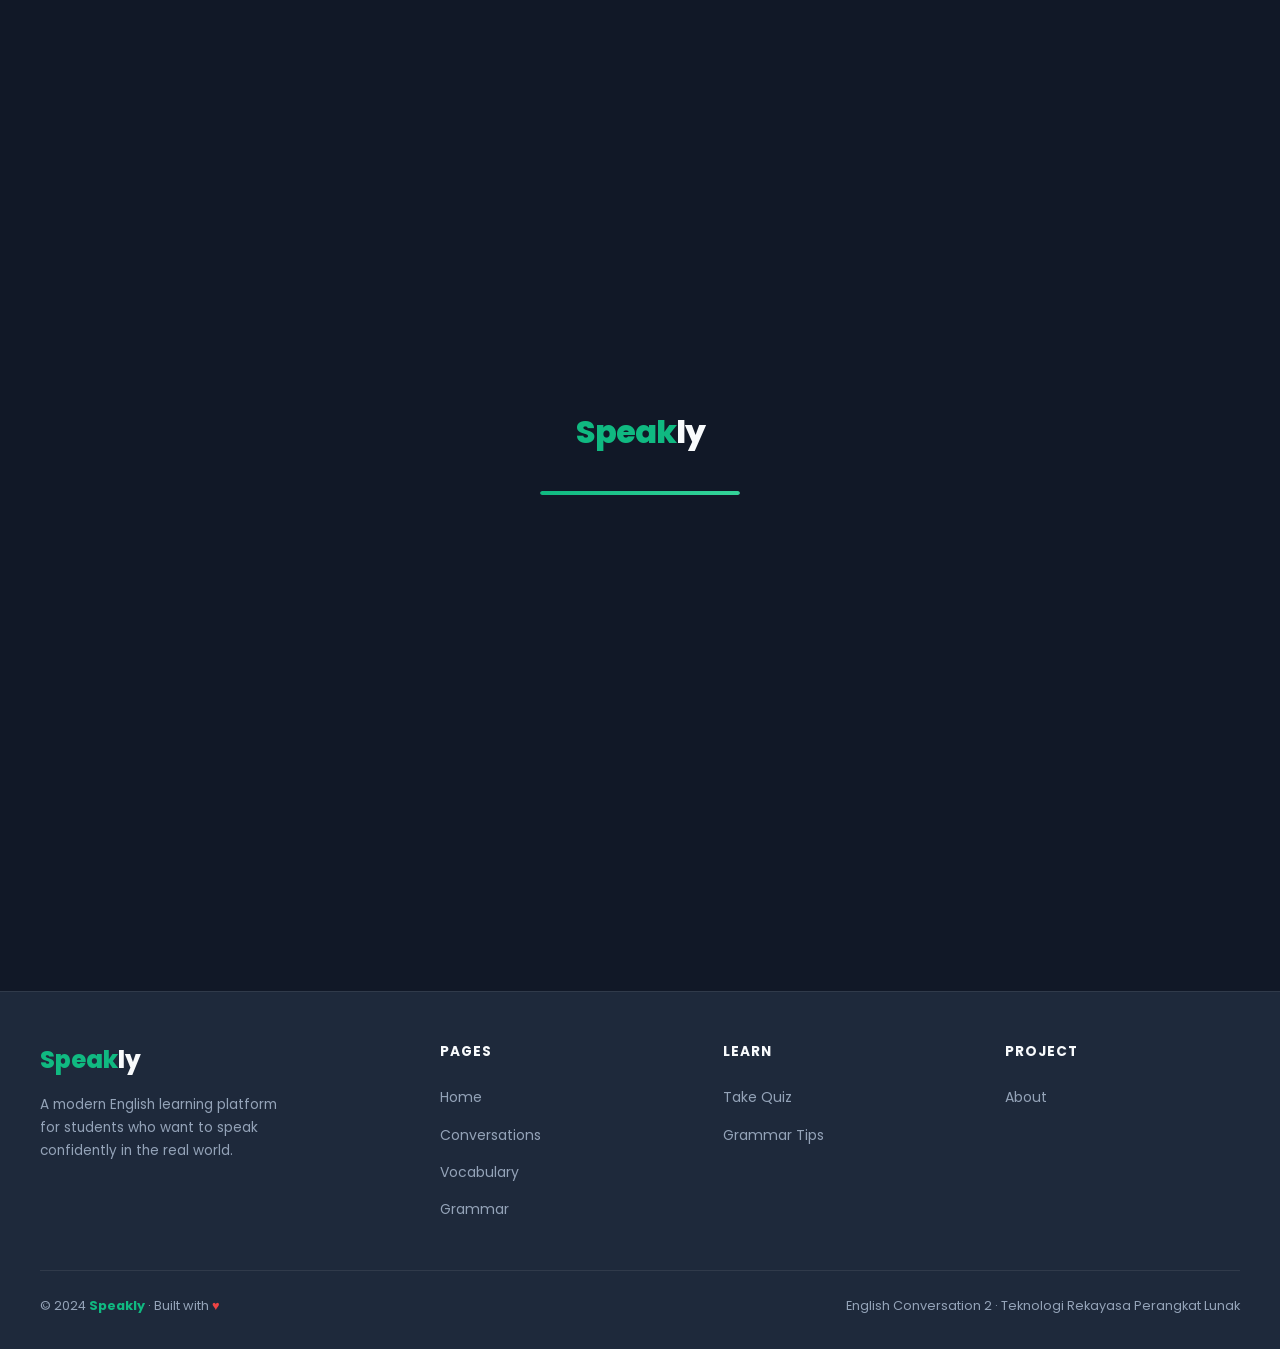
<file: quiz.html>
<!DOCTYPE html>
<html lang="en">
<head>
  <meta charset="UTF-8" />
  <meta name="viewport" content="width=device-width, initial-scale=1.0" />
  <title>Quiz – Speakly</title>
  <link rel="stylesheet" href="css/style.css" />
</head>
<body>

  <div id="loading-screen">
    <div class="loader-logo">Speak<span>ly</span></div>
    <div class="loader-bar"><div class="loader-progress"></div></div>
  </div>

  <nav class="navbar">
    <a href="index.html" class="nav-logo">Speak<span>ly</span></a>
    <div class="nav-links">
      <a href="index.html">Home</a>
      <a href="conversations.html">Conversations</a>
      <a href="vocabulary.html">Vocabulary</a>
      <a href="grammar.html">Grammar</a>
      <a href="quiz.html" class="active">Quiz</a>
      <a href="about.html">About</a>
    </div>
    <div class="nav-actions">
      <button id="dark-mode-toggle" class="dark-toggle">☀️ Light</button>
      <button class="hamburger" aria-label="Menu"><span></span><span></span><span></span></button>
    </div>
  </nav>

  <div class="mobile-nav">
    <a href="index.html">Home</a>
    <a href="conversations.html">Conversations</a>
    <a href="vocabulary.html">Vocabulary</a>
    <a href="grammar.html">Grammar</a>
    <a href="quiz.html">Quiz</a>
    <a href="about.html">About</a>
  </div>

  <!-- Page Hero -->
  <div class="page-hero">
    <span class="section-eyebrow">Test Your Skills</span>
    <h1 class="page-hero-title">Interactive <span style="color: var(--primary);">Quiz</span></h1>
    <p class="page-hero-desc">10 multiple-choice questions on vocabulary, grammar, and conversations. How well do you know English?</p>
  </div>

  <section class="section" style="padding-top: 0;">
    <div class="section-container">
      <div class="quiz-wrapper">

        <!-- Quiz Screen -->
        <div id="quiz-screen">

          <!-- Progress -->
          <div class="quiz-progress-wrap fade-in">
            <div class="quiz-progress-info">
              <span class="quiz-question-count" id="question-count">Question 1 of 10</span>
              <span class="quiz-score-display" id="score-display">Score: 0</span>
            </div>
            <div class="progress-bar">
              <div class="progress-fill" id="progress-fill" style="width: 10%;"></div>
            </div>
          </div>

          <!-- Question Card -->
          <div class="quiz-card fade-in fade-in-delay-1">
            <p class="quiz-question-text" id="quiz-question">Loading question…</p>
            <div class="quiz-options" id="quiz-options"></div>
          </div>

          <!-- Controls -->
          <div class="quiz-controls fade-in fade-in-delay-2">
            <button id="prev-btn" class="btn-secondary" style="display:none;">← Previous</button>
            <div style="flex:1;"></div>
            <button id="next-btn" class="btn-primary" style="display:none;">Next →</button>
            <button id="submit-btn" class="btn-primary" style="display:none;">🏁 Submit Quiz</button>
          </div>

        </div>

        <!-- Result Screen -->
        <div class="result-screen fade-in" id="result-screen">
          <div class="result-emoji" id="result-emoji">🎉</div>
          <h2 class="result-title">Quiz Complete!</h2>
          <div class="result-score" id="result-score">0/10</div>
          <div class="result-percent" id="result-percent">0%</div>
          <div class="result-level" id="result-level">Loading…</div>
          <p class="result-message" id="result-message"></p>
          <div style="display: flex; gap: 1rem; justify-content: center; flex-wrap: wrap;">
            <button id="restart-btn" class="btn-primary">🔄 Try Again</button>
            <a href="grammar.html" class="btn-secondary">📝 Review Grammar</a>
          </div>
        </div>

      </div>
    </div>
  </section>

  <footer class="footer">
    <div class="footer-inner">
      <div class="footer-top">
        <div class="footer-brand">
          <div class="footer-brand-name">Speak<span>ly</span></div>
          <p class="footer-brand-desc">A modern English learning platform for students who want to speak confidently in the real world.</p>
        </div>
        <div class="footer-col">
          <h4 class="footer-col-title">Pages</h4>
          <ul>
            <li><a href="index.html">Home</a></li>
            <li><a href="conversations.html">Conversations</a></li>
            <li><a href="vocabulary.html">Vocabulary</a></li>
            <li><a href="grammar.html">Grammar</a></li>
          </ul>
        </div>
        <div class="footer-col">
          <h4 class="footer-col-title">Learn</h4>
          <ul>
            <li><a href="quiz.html">Take Quiz</a></li>
            <li><a href="grammar.html">Grammar Tips</a></li>
          </ul>
        </div>
        <div class="footer-col">
          <h4 class="footer-col-title">Project</h4>
          <ul>
            <li><a href="about.html">About</a></li>
          </ul>
        </div>
      </div>
      <div class="footer-bottom">
        <p class="footer-copy">© 2024 <strong>Speakly</strong> · Built with <span class="footer-heart">♥</span></p>
        <p class="footer-copy">English Conversation 2 · Teknologi Rekayasa Perangkat Lunak</p>
      </div>
    </div>
  </footer>

  <button id="back-to-top" title="Back to top">↑</button>

  <script src="js/main.js"></script>
  <script src="js/darkmode.js"></script>
  <script src="js/quiz.js"></script>
</body>
</html>
</file>
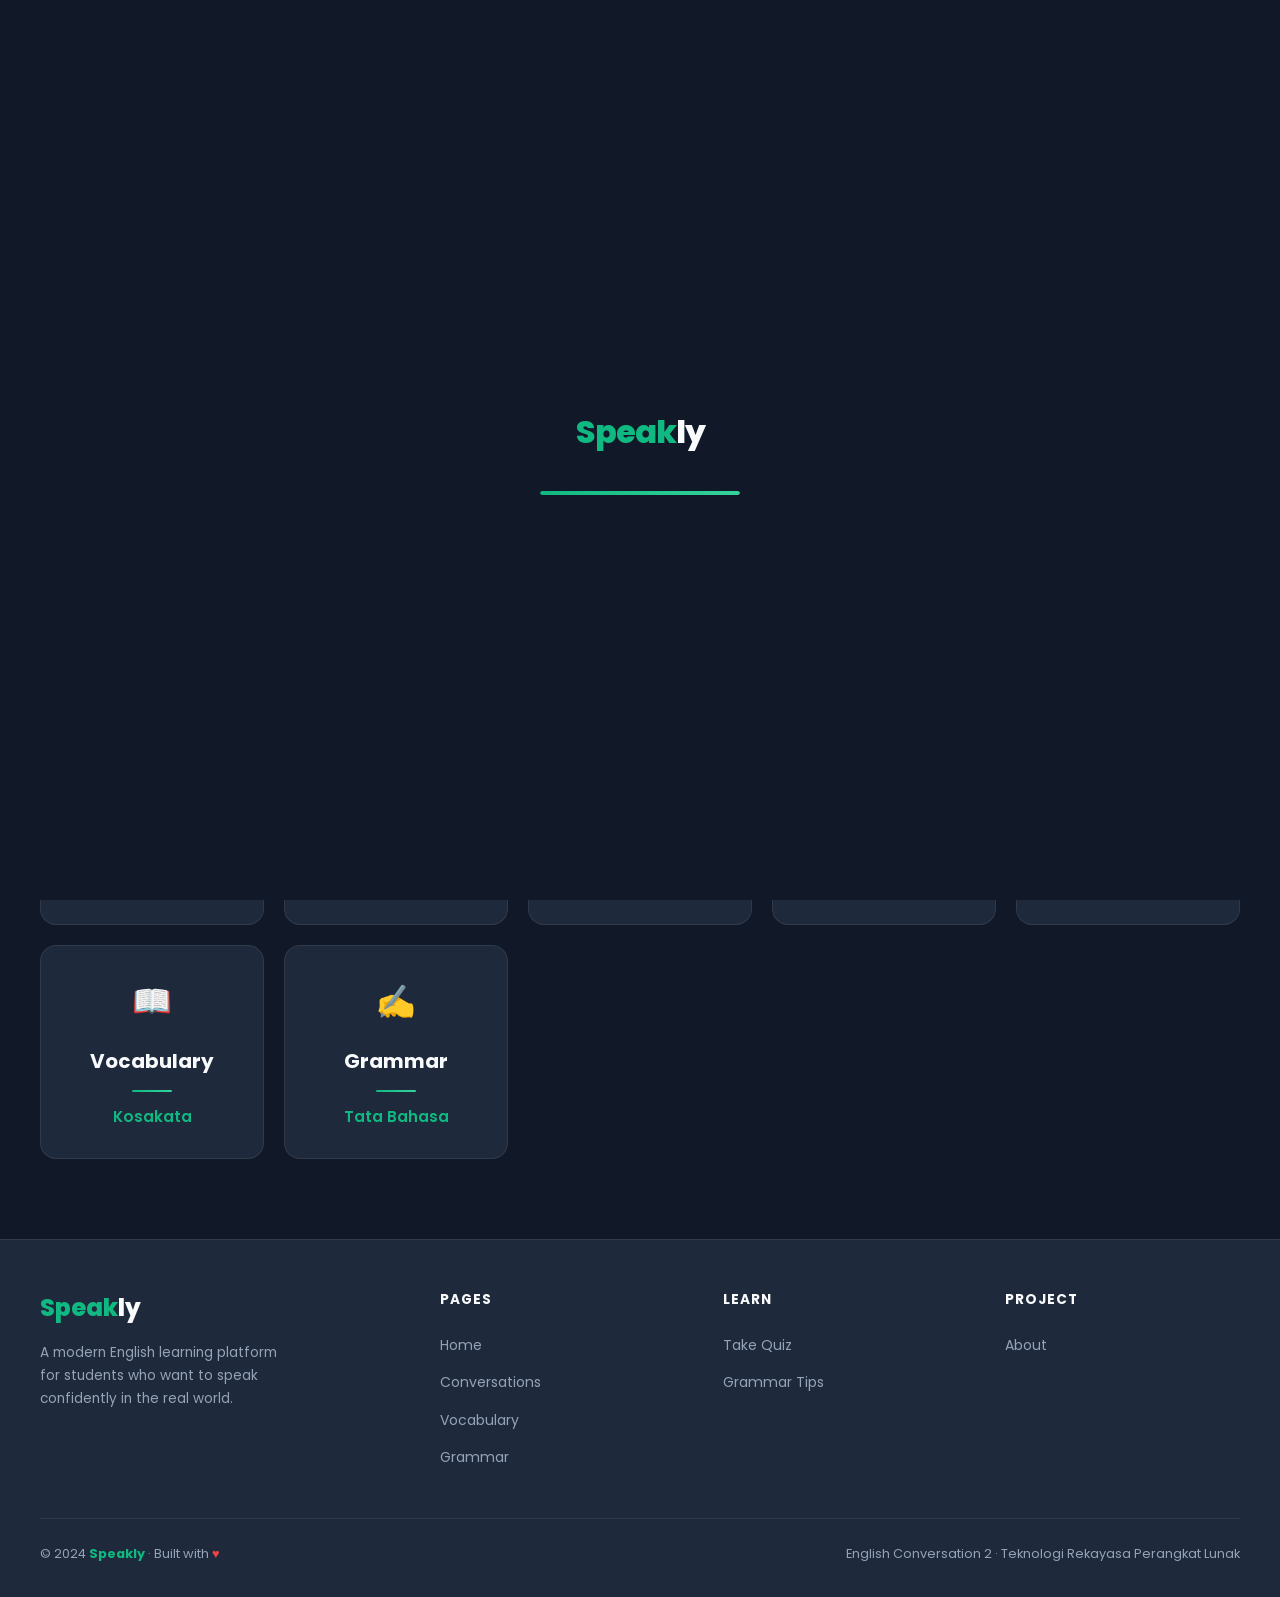
<file: vocabulary.html>
<!DOCTYPE html>
<html lang="en">
<head>
  <meta charset="UTF-8" />
  <meta name="viewport" content="width=device-width, initial-scale=1.0" />
  <title>Vocabulary – Speakly</title>
  <link rel="stylesheet" href="css/style.css" />
</head>
<body>

  <div id="loading-screen">
    <div class="loader-logo">Speak<span>ly</span></div>
    <div class="loader-bar"><div class="loader-progress"></div></div>
  </div>

  <nav class="navbar">
    <a href="index.html" class="nav-logo">Speak<span>ly</span></a>
    <div class="nav-links">
      <a href="index.html">Home</a>
      <a href="conversations.html">Conversations</a>
      <a href="vocabulary.html" class="active">Vocabulary</a>
      <a href="grammar.html">Grammar</a>
      <a href="quiz.html">Quiz</a>
      <a href="about.html">About</a>
    </div>
    <div class="nav-actions">
      <button id="dark-mode-toggle" class="dark-toggle">☀️ Light</button>
      <button class="hamburger" aria-label="Menu"><span></span><span></span><span></span></button>
    </div>
  </nav>

  <div class="mobile-nav">
    <a href="index.html">Home</a>
    <a href="conversations.html">Conversations</a>
    <a href="vocabulary.html">Vocabulary</a>
    <a href="grammar.html">Grammar</a>
    <a href="quiz.html">Quiz</a>
    <a href="about.html">About</a>
  </div>

  <!-- Page Hero -->
  <div class="page-hero">
    <span class="section-eyebrow">Build Your Word Bank</span>
    <h1 class="page-hero-title">Vocabulary <span style="color: var(--primary);">Builder</span></h1>
    <p class="page-hero-desc">Search and learn essential English words with their Indonesian translations.</p>
  </div>

  <section class="section" style="padding-top: 0;">
    <div class="section-container">

      <!-- Search -->
      <div class="vocab-search-wrap fade-in">
        <span class="search-icon">🔍</span>
        <input type="text" id="vocab-search" placeholder="Search words in English or Indonesian…" />
      </div>

      <!-- Vocab Cards -->
      <div class="vocab-grid">

        <div class="vocab-card fade-in fade-in-delay-1">
          <div class="vocab-emoji">⬆️</div>
          <div class="vocab-english">Improve</div>
          <span class="vocab-divider"></span>
          <div class="vocab-translation">Meningkatkan</div>
        </div>

        <div class="vocab-card fade-in fade-in-delay-2">
          <div class="vocab-emoji">🏋️</div>
          <div class="vocab-english">Practice</div>
          <span class="vocab-divider"></span>
          <div class="vocab-translation">Berlatih</div>
        </div>

        <div class="vocab-card fade-in fade-in-delay-3">
          <div class="vocab-emoji">🎓</div>
          <div class="vocab-english">Campus</div>
          <span class="vocab-divider"></span>
          <div class="vocab-translation">Kampus</div>
        </div>

        <div class="vocab-card fade-in fade-in-delay-4">
          <div class="vocab-emoji">💼</div>
          <div class="vocab-english">Interview</div>
          <span class="vocab-divider"></span>
          <div class="vocab-translation">Wawancara</div>
        </div>

        <div class="vocab-card fade-in fade-in-delay-1">
          <div class="vocab-emoji">🛒</div>
          <div class="vocab-english">Customer</div>
          <span class="vocab-divider"></span>
          <div class="vocab-translation">Pelanggan</div>
        </div>

        <div class="vocab-card fade-in fade-in-delay-2">
          <div class="vocab-emoji">🏪</div>
          <div class="vocab-english">Seller</div>
          <span class="vocab-divider"></span>
          <div class="vocab-translation">Penjual</div>
        </div>

        <div class="vocab-card fade-in fade-in-delay-3">
          <div class="vocab-emoji">📚</div>
          <div class="vocab-english">Education</div>
          <span class="vocab-divider"></span>
          <div class="vocab-translation">Pendidikan</div>
        </div>

        <div class="vocab-card fade-in fade-in-delay-4">
          <div class="vocab-emoji">🧠</div>
          <div class="vocab-english">Knowledge</div>
          <span class="vocab-divider"></span>
          <div class="vocab-translation">Pengetahuan</div>
        </div>

        <div class="vocab-card fade-in">
          <div class="vocab-emoji">💬</div>
          <div class="vocab-english">Conversation</div>
          <span class="vocab-divider"></span>
          <div class="vocab-translation">Percakapan</div>
        </div>

        <div class="vocab-card fade-in fade-in-delay-1">
          <div class="vocab-emoji">🗣️</div>
          <div class="vocab-english">Fluent</div>
          <span class="vocab-divider"></span>
          <div class="vocab-translation">Fasih</div>
        </div>

        <div class="vocab-card fade-in fade-in-delay-2">
          <div class="vocab-emoji">📖</div>
          <div class="vocab-english">Vocabulary</div>
          <span class="vocab-divider"></span>
          <div class="vocab-translation">Kosakata</div>
        </div>

        <div class="vocab-card fade-in fade-in-delay-3">
          <div class="vocab-emoji">✍️</div>
          <div class="vocab-english">Grammar</div>
          <span class="vocab-divider"></span>
          <div class="vocab-translation">Tata Bahasa</div>
        </div>

      </div>

      <!-- Empty State -->
      <div id="vocab-empty" class="empty-state" style="display:none;">
        <div class="empty-icon">🔎</div>
        <h3 style="font-weight: 700; margin-bottom: 0.5rem;">No words found</h3>
        <p style="color: var(--muted); font-size: 0.875rem;">Try a different search term.</p>
      </div>

    </div>
  </section>

  <footer class="footer">
    <div class="footer-inner">
      <div class="footer-top">
        <div class="footer-brand">
          <div class="footer-brand-name">Speak<span>ly</span></div>
          <p class="footer-brand-desc">A modern English learning platform for students who want to speak confidently in the real world.</p>
        </div>
        <div class="footer-col">
          <h4 class="footer-col-title">Pages</h4>
          <ul>
            <li><a href="index.html">Home</a></li>
            <li><a href="conversations.html">Conversations</a></li>
            <li><a href="vocabulary.html">Vocabulary</a></li>
            <li><a href="grammar.html">Grammar</a></li>
          </ul>
        </div>
        <div class="footer-col">
          <h4 class="footer-col-title">Learn</h4>
          <ul>
            <li><a href="quiz.html">Take Quiz</a></li>
            <li><a href="grammar.html">Grammar Tips</a></li>
          </ul>
        </div>
        <div class="footer-col">
          <h4 class="footer-col-title">Project</h4>
          <ul>
            <li><a href="about.html">About</a></li>
          </ul>
        </div>
      </div>
      <div class="footer-bottom">
        <p class="footer-copy">© 2024 <strong>Speakly</strong> · Built with <span class="footer-heart">♥</span></p>
        <p class="footer-copy">English Conversation 2 · Teknologi Rekayasa Perangkat Lunak</p>
      </div>
    </div>
  </footer>

  <button id="back-to-top" title="Back to top">↑</button>

  <script src="js/main.js"></script>
  <script src="js/darkmode.js"></script>
  <script src="js/search.js"></script>
</body>
</html>
</file>
<file: css/style.css>
/* ===================================
   SPEAKLY - Main Stylesheet
   English Learning Platform
   =================================== */

/* --- Google Fonts Import --- */
@import url('https://fonts.googleapis.com/css2?family=Poppins:wght@300;400;500;600;700;800;900&display=swap');

/* --- CSS Variables (Color Palette) --- */
:root {
  --primary: #10B981;
  --primary-light: #34D399;
  --secondary: #1F2937;
  --accent: #34D399;
  --bg: #111827;
  --card-bg: #1E293B;
  --text: #F8FAFC;
  --muted: #94A3B8;
  --border: rgba(255, 255, 255, 0.08);
  --glass: rgba(30, 41, 59, 0.7);
  --shadow: 0 20px 60px rgba(0, 0, 0, 0.4);
  --glow: 0 0 40px rgba(16, 185, 129, 0.15);
  --radius: 16px;
  --radius-lg: 24px;
  --transition: all 0.3s cubic-bezier(0.4, 0, 0.2, 1);
}

/* --- Light Mode Override --- */
body.light-mode {
  --bg: #F0FDF4;
  --card-bg: #FFFFFF;
  --secondary: #E2E8F0;
  --text: #0F172A;
  --muted: #475569;
  --border: rgba(0, 0, 0, 0.08);
  --glass: rgba(255, 255, 255, 0.8);
}

/* --- Reset & Base --- */
*, *::before, *::after {
  margin: 0;
  padding: 0;
  box-sizing: border-box;
}

html {
  scroll-behavior: smooth;
  font-size: 16px;
}

body {
  font-family: 'Poppins', sans-serif;
  background-color: var(--bg);
  color: var(--text);
  line-height: 1.7;
  overflow-x: hidden;
  transition: background-color 0.3s ease, color 0.3s ease;
}

a {
  text-decoration: none;
  color: inherit;
}

img {
  max-width: 100%;
  display: block;
}

ul { list-style: none; }

/* ===================================
   LOADING SCREEN
   =================================== */
#loading-screen {
  position: fixed;
  inset: 0;
  background: var(--bg);
  display: flex;
  flex-direction: column;
  align-items: center;
  justify-content: center;
  z-index: 9999;
  transition: opacity 0.5s ease, visibility 0.5s ease;
}

#loading-screen.hidden {
  opacity: 0;
  visibility: hidden;
}

.loader-logo {
  font-size: 2rem;
  font-weight: 800;
  color: var(--primary);
  margin-bottom: 2rem;
  letter-spacing: -1px;
}

.loader-logo span { color: var(--text); }

.loader-bar {
  width: 200px;
  height: 4px;
  background: var(--card-bg);
  border-radius: 2px;
  overflow: hidden;
}

.loader-progress {
  height: 100%;
  background: linear-gradient(90deg, var(--primary), var(--primary-light));
  border-radius: 2px;
  animation: loadProgress 1.5s ease-in-out forwards;
}

@keyframes loadProgress {
  from { width: 0; }
  to { width: 100%; }
}

/* ===================================
   NAVIGATION
   =================================== */
.navbar {
  position: fixed;
  top: 0;
  left: 0;
  right: 0;
  z-index: 1000;
  padding: 0 2rem;
  height: 70px;
  display: flex;
  align-items: center;
  justify-content: space-between;
  background: rgba(17, 24, 39, 0.85);
  backdrop-filter: blur(20px);
  -webkit-backdrop-filter: blur(20px);
  border-bottom: 1px solid var(--border);
  transition: var(--transition);
}

body.light-mode .navbar {
  background: rgba(240, 253, 244, 0.9);
}

.navbar.scrolled {
  box-shadow: 0 4px 30px rgba(0, 0, 0, 0.3);
}

.nav-logo {
  font-size: 1.5rem;
  font-weight: 800;
  color: var(--primary);
  letter-spacing: -0.5px;
}

.nav-logo span { color: var(--text); }

.nav-links {
  display: flex;
  gap: 0.25rem;
  align-items: center;
}

.nav-links a {
  padding: 0.5rem 1rem;
  border-radius: 8px;
  font-size: 0.875rem;
  font-weight: 500;
  color: var(--muted);
  transition: var(--transition);
  position: relative;
}

.nav-links a:hover,
.nav-links a.active {
  color: var(--primary);
  background: rgba(16, 185, 129, 0.08);
}

.nav-actions {
  display: flex;
  align-items: center;
  gap: 0.75rem;
}

/* Dark mode toggle */
.dark-toggle {
  background: var(--card-bg);
  border: 1px solid var(--border);
  color: var(--text);
  padding: 0.45rem 0.75rem;
  border-radius: 8px;
  cursor: pointer;
  font-size: 1rem;
  transition: var(--transition);
  display: flex;
  align-items: center;
  gap: 0.4rem;
}

.dark-toggle:hover {
  background: var(--primary);
  border-color: var(--primary);
}

/* Hamburger menu */
.hamburger {
  display: none;
  flex-direction: column;
  gap: 5px;
  cursor: pointer;
  padding: 0.5rem;
  background: none;
  border: none;
}

.hamburger span {
  display: block;
  width: 24px;
  height: 2px;
  background: var(--text);
  border-radius: 2px;
  transition: var(--transition);
}

.hamburger.active span:nth-child(1) {
  transform: translateY(7px) rotate(45deg);
}
.hamburger.active span:nth-child(2) { opacity: 0; }
.hamburger.active span:nth-child(3) {
  transform: translateY(-7px) rotate(-45deg);
}

/* Mobile nav */
.mobile-nav {
  display: none;
  position: fixed;
  top: 70px;
  left: 0;
  right: 0;
  background: var(--bg);
  border-bottom: 1px solid var(--border);
  padding: 1rem;
  z-index: 999;
  flex-direction: column;
  gap: 0.5rem;
  transform: translateY(-110%);
  transition: transform 0.3s ease;
}

.mobile-nav.open {
  transform: translateY(0);
}

.mobile-nav a {
  padding: 0.75rem 1rem;
  border-radius: 8px;
  font-weight: 500;
  color: var(--muted);
  transition: var(--transition);
  display: block;
}

.mobile-nav a:hover,
.mobile-nav a.active {
  color: var(--primary);
  background: rgba(16, 185, 129, 0.08);
}

/* ===================================
   BACK TO TOP
   =================================== */
#back-to-top {
  position: fixed;
  bottom: 2rem;
  right: 2rem;
  width: 48px;
  height: 48px;
  background: var(--primary);
  color: white;
  border: none;
  border-radius: 12px;
  cursor: pointer;
  font-size: 1.25rem;
  display: flex;
  align-items: center;
  justify-content: center;
  z-index: 900;
  opacity: 0;
  transform: translateY(20px);
  transition: var(--transition);
  box-shadow: 0 8px 24px rgba(16, 185, 129, 0.4);
}

#back-to-top.visible {
  opacity: 1;
  transform: translateY(0);
}

#back-to-top:hover {
  background: var(--primary-light);
  transform: translateY(-3px);
}

/* ===================================
   HERO SECTION
   =================================== */
.hero {
  min-height: 100vh;
  display: flex;
  align-items: center;
  padding: 100px 2rem 4rem;
  position: relative;
  overflow: hidden;
}

.hero::before {
  content: '';
  position: absolute;
  top: -200px;
  right: -200px;
  width: 600px;
  height: 600px;
  background: radial-gradient(circle, rgba(16, 185, 129, 0.12) 0%, transparent 70%);
  pointer-events: none;
}

.hero::after {
  content: '';
  position: absolute;
  bottom: -200px;
  left: -200px;
  width: 500px;
  height: 500px;
  background: radial-gradient(circle, rgba(52, 211, 153, 0.06) 0%, transparent 70%);
  pointer-events: none;
}

.hero-container {
  max-width: 1200px;
  margin: 0 auto;
  width: 100%;
  display: grid;
  grid-template-columns: 1fr 1fr;
  gap: 4rem;
  align-items: center;
}

.hero-content { z-index: 1; }

.hero-badge {
  display: inline-flex;
  align-items: center;
  gap: 0.5rem;
  background: rgba(16, 185, 129, 0.12);
  border: 1px solid rgba(16, 185, 129, 0.25);
  padding: 0.4rem 1rem;
  border-radius: 50px;
  font-size: 0.8rem;
  font-weight: 600;
  color: var(--primary);
  margin-bottom: 1.5rem;
  letter-spacing: 0.5px;
}

.hero-title {
  font-size: clamp(2.5rem, 5vw, 3.75rem);
  font-weight: 800;
  line-height: 1.15;
  letter-spacing: -1px;
  margin-bottom: 1rem;
}

.hero-title .highlight {
  background: linear-gradient(135deg, var(--primary), var(--primary-light));
  -webkit-background-clip: text;
  -webkit-text-fill-color: transparent;
  background-clip: text;
}

.hero-tagline {
  font-size: 1.25rem;
  font-weight: 600;
  color: var(--primary-light);
  margin-bottom: 1rem;
}

.hero-desc {
  font-size: 1rem;
  color: var(--muted);
  max-width: 480px;
  margin-bottom: 2.5rem;
  line-height: 1.8;
}

.hero-buttons {
  display: flex;
  gap: 1rem;
  flex-wrap: wrap;
}

.btn-primary {
  background: linear-gradient(135deg, var(--primary), var(--primary-light));
  color: white;
  padding: 0.875rem 2rem;
  border-radius: 12px;
  font-weight: 600;
  font-size: 0.95rem;
  border: none;
  cursor: pointer;
  transition: var(--transition);
  box-shadow: 0 8px 24px rgba(16, 185, 129, 0.35);
  display: inline-flex;
  align-items: center;
  gap: 0.5rem;
}

.btn-primary:hover {
  transform: translateY(-2px);
  box-shadow: 0 12px 32px rgba(16, 185, 129, 0.5);
}

.btn-secondary {
  background: transparent;
  color: var(--text);
  padding: 0.875rem 2rem;
  border-radius: 12px;
  font-weight: 600;
  font-size: 0.95rem;
  border: 1px solid var(--border);
  cursor: pointer;
  transition: var(--transition);
  display: inline-flex;
  align-items: center;
  gap: 0.5rem;
}

.btn-secondary:hover {
  border-color: var(--primary);
  color: var(--primary);
  transform: translateY(-2px);
}

/* Hero Image */
.hero-image-wrap {
  position: relative;
  display: flex;
  justify-content: center;
  align-items: center;
  animation: heroFloat 4s ease-in-out infinite;
}

.hero-image-wrap::before {
  content: '';
  position: absolute;
  inset: -20px;
  background: radial-gradient(circle, rgba(16, 185, 129, 0.15) 0%, transparent 70%);
  border-radius: 50%;
}

.hero-image-wrap img {
  width: 100%;
  max-width: 500px;
  border-radius: var(--radius-lg);
  position: relative;
  z-index: 1;
  filter: drop-shadow(0 30px 60px rgba(0,0,0,0.5));
}

@keyframes heroFloat {
  0%, 100% { transform: translateY(0px); }
  50% { transform: translateY(-15px); }
}

/* ===================================
   STATS SECTION
   =================================== */
.stats-section {
  padding: 3rem 2rem;
  background: var(--card-bg);
  border-top: 1px solid var(--border);
  border-bottom: 1px solid var(--border);
}

.stats-grid {
  max-width: 900px;
  margin: 0 auto;
  display: grid;
  grid-template-columns: repeat(4, 1fr);
  gap: 2rem;
  text-align: center;
}

.stat-card {
  padding: 1.5rem;
}

.stat-number {
  font-size: 2.5rem;
  font-weight: 800;
  color: var(--primary);
  line-height: 1;
  margin-bottom: 0.5rem;
  letter-spacing: -1px;
}

.stat-label {
  font-size: 0.875rem;
  color: var(--muted);
  font-weight: 500;
}

/* ===================================
   SECTION COMMON STYLES
   =================================== */
.section {
  padding: 5rem 2rem;
}

.section-container {
  max-width: 1200px;
  margin: 0 auto;
}

.section-header {
  text-align: center;
  margin-bottom: 3.5rem;
}

.section-eyebrow {
  display: inline-block;
  font-size: 0.75rem;
  font-weight: 700;
  letter-spacing: 2px;
  text-transform: uppercase;
  color: var(--primary);
  margin-bottom: 0.75rem;
}

.section-title {
  font-size: clamp(1.75rem, 3.5vw, 2.5rem);
  font-weight: 800;
  letter-spacing: -0.5px;
  margin-bottom: 1rem;
}

.section-desc {
  font-size: 1rem;
  color: var(--muted);
  max-width: 560px;
  margin: 0 auto;
}

/* ===================================
   FEATURES SECTION
   =================================== */
.features-grid {
  display: grid;
  grid-template-columns: repeat(auto-fit, minmax(250px, 1fr));
  gap: 1.5rem;
}

.feature-card {
  background: var(--card-bg);
  border: 1px solid var(--border);
  border-radius: var(--radius);
  padding: 2rem;
  transition: var(--transition);
  position: relative;
  overflow: hidden;
  cursor: default;
}

.feature-card::before {
  content: '';
  position: absolute;
  top: 0;
  left: 0;
  right: 0;
  height: 3px;
  background: linear-gradient(90deg, var(--primary), var(--primary-light));
  transform: scaleX(0);
  transition: var(--transition);
}

.feature-card:hover {
  transform: translateY(-6px);
  border-color: rgba(16, 185, 129, 0.3);
  box-shadow: var(--glow);
}

.feature-card:hover::before { transform: scaleX(1); }

.feature-icon {
  width: 52px;
  height: 52px;
  background: rgba(16, 185, 129, 0.12);
  border-radius: 12px;
  display: flex;
  align-items: center;
  justify-content: center;
  font-size: 1.5rem;
  margin-bottom: 1.25rem;
  transition: var(--transition);
}

.feature-card:hover .feature-icon {
  background: var(--primary);
}

.feature-title {
  font-size: 1.1rem;
  font-weight: 700;
  margin-bottom: 0.5rem;
}

.feature-desc {
  font-size: 0.875rem;
  color: var(--muted);
  line-height: 1.7;
}

/* ===================================
   CONVERSATION CARDS
   =================================== */
.conversations-header {
  max-width: 1200px;
  margin: 0 auto 2rem;
}

.search-filter-bar {
  display: flex;
  gap: 1rem;
  align-items: center;
  flex-wrap: wrap;
}

.search-input-wrap {
  position: relative;
  flex: 1;
  min-width: 240px;
}

.search-input-wrap input {
  width: 100%;
  padding: 0.75rem 1rem 0.75rem 2.75rem;
  background: var(--card-bg);
  border: 1px solid var(--border);
  border-radius: 12px;
  color: var(--text);
  font-family: 'Poppins', sans-serif;
  font-size: 0.9rem;
  transition: var(--transition);
}

.search-input-wrap input:focus {
  outline: none;
  border-color: var(--primary);
  box-shadow: 0 0 0 3px rgba(16, 185, 129, 0.15);
}

.search-icon {
  position: absolute;
  left: 0.875rem;
  top: 50%;
  transform: translateY(-50%);
  color: var(--muted);
  font-size: 1rem;
}

.filter-buttons {
  display: flex;
  gap: 0.5rem;
  flex-wrap: wrap;
}

.filter-btn {
  padding: 0.6rem 1.25rem;
  border-radius: 8px;
  font-size: 0.85rem;
  font-weight: 600;
  border: 1px solid var(--border);
  background: var(--card-bg);
  color: var(--muted);
  cursor: pointer;
  transition: var(--transition);
  font-family: 'Poppins', sans-serif;
}

.filter-btn:hover,
.filter-btn.active {
  background: var(--primary);
  border-color: var(--primary);
  color: white;
}

/* Conversation grid */
.conversations-grid {
  display: grid;
  grid-template-columns: repeat(auto-fill, minmax(300px, 1fr));
  gap: 1.5rem;
}

.conv-card {
  background: var(--card-bg);
  border: 1px solid var(--border);
  border-radius: var(--radius);
  overflow: hidden;
  transition: var(--transition);
}

.conv-card:hover {
  transform: translateY(-6px);
  border-color: rgba(16, 185, 129, 0.3);
  box-shadow: var(--shadow);
}

.conv-card-image {
  width: 100%;
  height: 200px;
  object-fit: cover;
  background: var(--secondary);
}

.conv-card-body {
  padding: 1.5rem;
}

.conv-category {
  display: inline-block;
  font-size: 0.7rem;
  font-weight: 700;
  letter-spacing: 1px;
  text-transform: uppercase;
  color: var(--primary);
  background: rgba(16, 185, 129, 0.1);
  padding: 0.25rem 0.75rem;
  border-radius: 50px;
  margin-bottom: 0.75rem;
}

.conv-title {
  font-size: 1.1rem;
  font-weight: 700;
  margin-bottom: 1rem;
}

.conv-dialog { display: flex; flex-direction: column; gap: 0.625rem; }

.dialog-line {
  display: flex;
  gap: 0.5rem;
  font-size: 0.85rem;
}

.dialog-speaker {
  font-weight: 700;
  color: var(--primary);
  white-space: nowrap;
  min-width: 100px;
}

.dialog-text { color: var(--muted); }

/* ===================================
   VOCABULARY PAGE
   =================================== */
.vocab-search-wrap {
  max-width: 600px;
  margin: 0 auto 3rem;
  position: relative;
}

.vocab-search-wrap input {
  width: 100%;
  padding: 1rem 1.25rem 1rem 3rem;
  background: var(--card-bg);
  border: 1px solid var(--border);
  border-radius: 16px;
  color: var(--text);
  font-family: 'Poppins', sans-serif;
  font-size: 1rem;
  transition: var(--transition);
}

.vocab-search-wrap input:focus {
  outline: none;
  border-color: var(--primary);
  box-shadow: 0 0 0 4px rgba(16, 185, 129, 0.12);
}

.vocab-search-wrap .search-icon {
  left: 1rem;
  font-size: 1.1rem;
}

.vocab-grid {
  display: grid;
  grid-template-columns: repeat(auto-fill, minmax(220px, 1fr));
  gap: 1.25rem;
}

.vocab-card {
  background: var(--card-bg);
  border: 1px solid var(--border);
  border-radius: var(--radius);
  padding: 1.75rem 1.5rem;
  text-align: center;
  transition: var(--transition);
  cursor: default;
}

.vocab-card:hover {
  transform: translateY(-5px);
  border-color: rgba(16, 185, 129, 0.3);
  box-shadow: var(--glow);
}

.vocab-emoji {
  font-size: 2rem;
  margin-bottom: 1rem;
}

.vocab-english {
  font-size: 1.25rem;
  font-weight: 700;
  margin-bottom: 0.25rem;
  color: var(--text);
}

.vocab-divider {
  display: block;
  width: 40px;
  height: 2px;
  background: linear-gradient(90deg, var(--primary), var(--primary-light));
  margin: 0.75rem auto;
  border-radius: 2px;
}

.vocab-translation {
  font-size: 0.95rem;
  color: var(--primary);
  font-weight: 600;
}

.empty-state {
  grid-column: 1 / -1;
  text-align: center;
  padding: 4rem;
  color: var(--muted);
}

.empty-state .empty-icon {
  font-size: 3rem;
  margin-bottom: 1rem;
}

/* ===================================
   GRAMMAR PAGE
   =================================== */
.grammar-lessons {
  max-width: 800px;
  margin: 0 auto;
  display: flex;
  flex-direction: column;
  gap: 1rem;
}

.lesson-card {
  background: var(--card-bg);
  border: 1px solid var(--border);
  border-radius: var(--radius);
  overflow: hidden;
  transition: var(--transition);
}

.lesson-header {
  display: flex;
  align-items: center;
  justify-content: space-between;
  padding: 1.5rem 2rem;
  cursor: pointer;
  transition: var(--transition);
  user-select: none;
}

.lesson-header:hover { background: rgba(16, 185, 129, 0.04); }

.lesson-header-left {
  display: flex;
  align-items: center;
  gap: 1rem;
}

.lesson-number {
  width: 36px;
  height: 36px;
  background: rgba(16, 185, 129, 0.12);
  color: var(--primary);
  border-radius: 8px;
  display: flex;
  align-items: center;
  justify-content: center;
  font-size: 0.875rem;
  font-weight: 700;
}

.lesson-title-text { font-weight: 700; font-size: 1rem; }
.lesson-subtitle { font-size: 0.8rem; color: var(--muted); margin-top: 0.15rem; }

.lesson-toggle {
  width: 32px;
  height: 32px;
  border-radius: 8px;
  background: rgba(16, 185, 129, 0.08);
  display: flex;
  align-items: center;
  justify-content: center;
  color: var(--primary);
  font-size: 1.2rem;
  transition: var(--transition);
  flex-shrink: 0;
}

.lesson-card.open .lesson-toggle { transform: rotate(180deg); }
.lesson-card.open { border-color: rgba(16, 185, 129, 0.3); }

.lesson-body {
  max-height: 0;
  overflow: hidden;
  transition: max-height 0.4s cubic-bezier(0.4, 0, 0.2, 1);
}

.lesson-body.open { max-height: 600px; }

.lesson-content {
  padding: 0 2rem 2rem;
  border-top: 1px solid var(--border);
}

.formula-box {
  background: rgba(16, 185, 129, 0.08);
  border: 1px solid rgba(16, 185, 129, 0.2);
  border-radius: 12px;
  padding: 1.25rem 1.5rem;
  margin: 1.25rem 0;
}

.formula-label {
  font-size: 0.75rem;
  font-weight: 700;
  letter-spacing: 1px;
  text-transform: uppercase;
  color: var(--primary);
  margin-bottom: 0.5rem;
}

.formula-text {
  font-size: 1rem;
  font-weight: 600;
  font-family: 'Courier New', monospace;
  color: var(--text);
}

.examples-label {
  font-size: 0.8rem;
  font-weight: 700;
  letter-spacing: 1px;
  text-transform: uppercase;
  color: var(--muted);
  margin: 1.25rem 0 0.75rem;
}

.example-item {
  display: flex;
  align-items: flex-start;
  gap: 0.75rem;
  padding: 0.75rem 0;
  border-bottom: 1px solid var(--border);
  font-size: 0.9rem;
}

.example-item:last-child { border-bottom: none; }

.example-bullet {
  width: 6px;
  height: 6px;
  background: var(--primary);
  border-radius: 50%;
  margin-top: 0.45rem;
  flex-shrink: 0;
}

/* ===================================
   QUIZ PAGE
   =================================== */
.quiz-wrapper {
  max-width: 720px;
  margin: 0 auto;
}

.quiz-progress-wrap {
  margin-bottom: 2rem;
}

.quiz-progress-info {
  display: flex;
  justify-content: space-between;
  align-items: center;
  margin-bottom: 0.75rem;
}

.quiz-question-count {
  font-size: 0.85rem;
  font-weight: 600;
  color: var(--muted);
}

.quiz-score-display {
  font-size: 0.85rem;
  font-weight: 700;
  color: var(--primary);
}

.progress-bar {
  width: 100%;
  height: 8px;
  background: var(--card-bg);
  border-radius: 4px;
  overflow: hidden;
}

.progress-fill {
  height: 100%;
  background: linear-gradient(90deg, var(--primary), var(--primary-light));
  border-radius: 4px;
  transition: width 0.4s ease;
}

.quiz-card {
  background: var(--card-bg);
  border: 1px solid var(--border);
  border-radius: var(--radius-lg);
  padding: 2.5rem;
  margin-bottom: 1.5rem;
}

.quiz-question-text {
  font-size: 1.2rem;
  font-weight: 700;
  line-height: 1.5;
  margin-bottom: 2rem;
}

.quiz-options {
  display: flex;
  flex-direction: column;
  gap: 0.75rem;
}

.quiz-option {
  display: flex;
  align-items: center;
  gap: 1rem;
  padding: 1rem 1.25rem;
  background: var(--bg);
  border: 1px solid var(--border);
  border-radius: 12px;
  cursor: pointer;
  transition: var(--transition);
  font-family: 'Poppins', sans-serif;
  font-size: 0.95rem;
  color: var(--text);
  text-align: left;
  width: 100%;
}

.quiz-option:hover:not(:disabled) {
  border-color: var(--primary);
  background: rgba(16, 185, 129, 0.06);
}

.quiz-option.selected {
  border-color: var(--primary);
  background: rgba(16, 185, 129, 0.1);
}

.quiz-option.correct {
  border-color: #10B981;
  background: rgba(16, 185, 129, 0.15);
}

.quiz-option.wrong {
  border-color: #EF4444;
  background: rgba(239, 68, 68, 0.1);
}

.option-letter {
  width: 32px;
  height: 32px;
  border-radius: 8px;
  background: var(--card-bg);
  display: flex;
  align-items: center;
  justify-content: center;
  font-size: 0.8rem;
  font-weight: 700;
  flex-shrink: 0;
  transition: var(--transition);
}

.quiz-option.selected .option-letter { background: var(--primary); color: white; }
.quiz-option.correct .option-letter { background: #10B981; color: white; }
.quiz-option.wrong .option-letter { background: #EF4444; color: white; }

.quiz-controls {
  display: flex;
  justify-content: space-between;
  align-items: center;
  gap: 1rem;
}

/* Result screen */
.result-screen {
  display: none;
  text-align: center;
  padding: 3rem 2rem;
}

.result-screen.show { display: block; }

.result-emoji {
  font-size: 4rem;
  margin-bottom: 1rem;
}

.result-title {
  font-size: 2rem;
  font-weight: 800;
  margin-bottom: 0.5rem;
}

.result-score {
  font-size: 4rem;
  font-weight: 900;
  color: var(--primary);
  line-height: 1;
  margin: 1.5rem 0;
}

.result-percent {
  font-size: 1.25rem;
  color: var(--muted);
  margin-bottom: 1rem;
}

.result-level {
  display: inline-block;
  padding: 0.5rem 1.5rem;
  background: rgba(16, 185, 129, 0.12);
  border: 1px solid rgba(16, 185, 129, 0.3);
  border-radius: 50px;
  font-weight: 700;
  color: var(--primary);
  margin-bottom: 1rem;
}

.result-message {
  color: var(--muted);
  font-size: 0.95rem;
  margin-bottom: 2rem;
}

/* ===================================
   ABOUT PAGE
   =================================== */
.about-hero {
  display: grid;
  grid-template-columns: 1fr 1fr;
  gap: 4rem;
  align-items: center;
  margin-bottom: 4rem;
  padding: 2rem 0;
}

.about-image {
  border-radius: var(--radius-lg);
  overflow: hidden;
  box-shadow: var(--shadow);
}

.about-image img {
  width: 100%;
  height: 400px;
  object-fit: cover;
}

.about-text .section-eyebrow { margin-bottom: 1rem; }

.about-text p {
  color: var(--muted);
  margin-bottom: 1rem;
  line-height: 1.8;
  font-size: 0.95rem;
}

.about-grid {
  display: grid;
  grid-template-columns: repeat(auto-fit, minmax(300px, 1fr));
  gap: 1.5rem;
  margin-bottom: 3rem;
}

.about-card {
  background: var(--card-bg);
  border: 1px solid var(--border);
  border-radius: var(--radius);
  padding: 2rem;
  transition: var(--transition);
}

.about-card:hover {
  border-color: rgba(16, 185, 129, 0.3);
  transform: translateY(-4px);
}

.about-card-icon {
  font-size: 2rem;
  margin-bottom: 1rem;
}

.about-card-title {
  font-size: 1rem;
  font-weight: 700;
  margin-bottom: 0.75rem;
}

.about-card-text {
  font-size: 0.875rem;
  color: var(--muted);
  line-height: 1.7;
}

/* Profile card */
.profile-card {
  background: var(--card-bg);
  border: 1px solid var(--border);
  border-radius: var(--radius-lg);
  padding: 3rem;
  text-align: center;
  max-width: 480px;
  margin: 0 auto 4rem;
}

.profile-avatar {
  width: 80px;
  height: 80px;
  background: linear-gradient(135deg, var(--primary), var(--primary-light));
  border-radius: 50%;
  display: flex;
  align-items: center;
  justify-content: center;
  font-size: 2rem;
  font-weight: 800;
  color: white;
  margin: 0 auto 1.25rem;
}

.profile-name {
  font-size: 1.5rem;
  font-weight: 800;
  margin-bottom: 0.25rem;
}

.profile-role {
  color: var(--primary);
  font-weight: 600;
  margin-bottom: 0.5rem;
  font-size: 0.9rem;
}

.profile-program {
  color: var(--muted);
  font-size: 0.85rem;
  margin-bottom: 1.5rem;
}

.skills-list {
  display: flex;
  flex-wrap: wrap;
  gap: 0.5rem;
  justify-content: center;
}

.skill-tag {
  padding: 0.35rem 0.875rem;
  background: rgba(16, 185, 129, 0.1);
  border: 1px solid rgba(16, 185, 129, 0.2);
  border-radius: 50px;
  font-size: 0.78rem;
  font-weight: 600;
  color: var(--primary);
}

/* ===================================
   PAGE HERO BANNER (inner pages)
   =================================== */
.page-hero {
  padding: 120px 2rem 4rem;
  text-align: center;
  position: relative;
}

.page-hero::before {
  content: '';
  position: absolute;
  top: 0;
  left: 0;
  right: 0;
  bottom: 0;
  background: radial-gradient(ellipse at center, rgba(16, 185, 129, 0.08) 0%, transparent 70%);
  pointer-events: none;
}

.page-hero-title {
  font-size: clamp(2rem, 4vw, 3rem);
  font-weight: 800;
  letter-spacing: -0.5px;
  margin-bottom: 0.75rem;
}

.page-hero-desc {
  font-size: 1rem;
  color: var(--muted);
  max-width: 560px;
  margin: 0 auto;
}

/* ===================================
   FOOTER
   =================================== */
.footer {
  background: var(--card-bg);
  border-top: 1px solid var(--border);
  padding: 3rem 2rem 2rem;
}

.footer-inner {
  max-width: 1200px;
  margin: 0 auto;
}

.footer-top {
  display: grid;
  grid-template-columns: 1.5fr repeat(3, 1fr);
  gap: 3rem;
  margin-bottom: 3rem;
}

.footer-brand-name {
  font-size: 1.5rem;
  font-weight: 800;
  color: var(--primary);
  margin-bottom: 0.75rem;
}

.footer-brand-name span { color: var(--text); }

.footer-brand-desc {
  font-size: 0.85rem;
  color: var(--muted);
  line-height: 1.7;
  max-width: 260px;
}

.footer-col-title {
  font-size: 0.85rem;
  font-weight: 700;
  letter-spacing: 1px;
  text-transform: uppercase;
  color: var(--text);
  margin-bottom: 1.25rem;
}

.footer-col ul {
  display: flex;
  flex-direction: column;
  gap: 0.625rem;
}

.footer-col a {
  font-size: 0.875rem;
  color: var(--muted);
  transition: var(--transition);
}

.footer-col a:hover { color: var(--primary); }

.footer-bottom {
  border-top: 1px solid var(--border);
  padding-top: 1.5rem;
  display: flex;
  justify-content: space-between;
  align-items: center;
  flex-wrap: wrap;
  gap: 1rem;
}

.footer-copy {
  font-size: 0.8rem;
  color: var(--muted);
}

.footer-copy strong { color: var(--primary); }

.footer-heart { color: #EF4444; }

/* ===================================
   ANIMATIONS
   =================================== */
.fade-in {
  opacity: 0;
  transform: translateY(30px);
  transition: opacity 0.6s ease, transform 0.6s ease;
}

.fade-in.visible {
  opacity: 1;
  transform: translateY(0);
}

.fade-in-delay-1 { transition-delay: 0.1s; }
.fade-in-delay-2 { transition-delay: 0.2s; }
.fade-in-delay-3 { transition-delay: 0.3s; }
.fade-in-delay-4 { transition-delay: 0.4s; }

/* Hero fade-in on load */
.hero-content {
  animation: fadeInUp 0.8s ease forwards;
}

.hero-image-wrap {
  animation: fadeInRight 0.8s ease 0.3s both;
}

@keyframes fadeInUp {
  from { opacity: 0; transform: translateY(40px); }
  to { opacity: 1; transform: translateY(0); }
}

@keyframes fadeInRight {
  from { opacity: 0; transform: translateX(40px); }
  to { opacity: 1; transform: translateX(0); }
}

/* ===================================
   RESPONSIVE
   =================================== */
@media (max-width: 1024px) {
  .footer-top {
    grid-template-columns: 1fr 1fr;
  }
}

@media (max-width: 768px) {
  .nav-links { display: none; }
  .hamburger { display: flex; }
  .mobile-nav { display: flex; }

  .hero-container {
    grid-template-columns: 1fr;
    text-align: center;
    gap: 2.5rem;
  }

  .hero-desc { margin-left: auto; margin-right: auto; }
  .hero-buttons { justify-content: center; }

  .hero-image-wrap { max-width: 400px; margin: 0 auto; }

  .stats-grid { grid-template-columns: repeat(2, 1fr); }

  .about-hero { grid-template-columns: 1fr; }

  .footer-top { grid-template-columns: 1fr; gap: 2rem; }

  .footer-bottom { flex-direction: column; text-align: center; }

  .quiz-controls { flex-direction: column; }
  .quiz-controls .btn-primary,
  .quiz-controls .btn-secondary { width: 100%; justify-content: center; }
}

@media (max-width: 480px) {
  .stats-grid { grid-template-columns: 1fr 1fr; }
  .section { padding: 3rem 1.25rem; }
  .hero { padding: 90px 1.25rem 3rem; }
  .quiz-card { padding: 1.5rem; }
}

/* ===================================
   UTILITY
   =================================== */
.text-center { text-align: center; }
.mt-1 { margin-top: 0.5rem; }
.mt-2 { margin-top: 1rem; }
.mt-3 { margin-top: 1.5rem; }
.mb-1 { margin-bottom: 0.5rem; }
.mb-2 { margin-bottom: 1rem; }
.hidden-card { display: none !important; }
</file>
